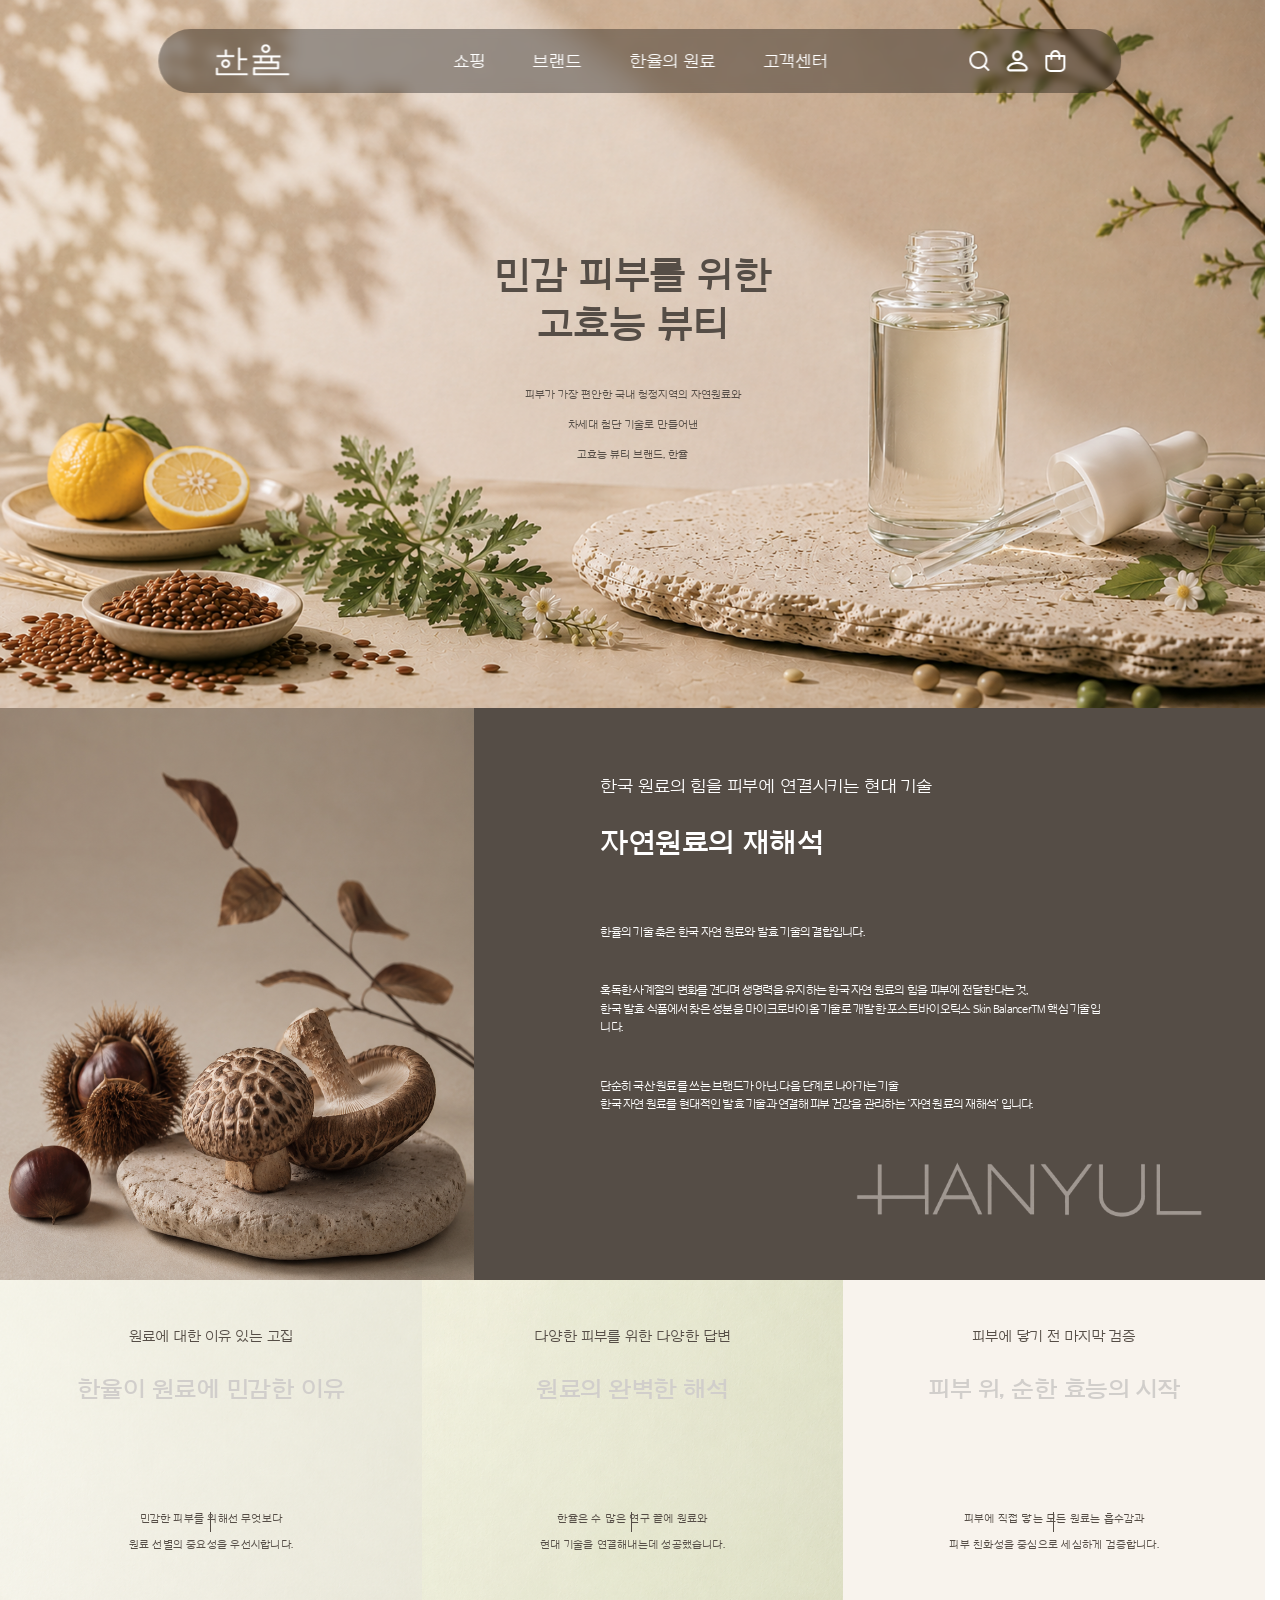
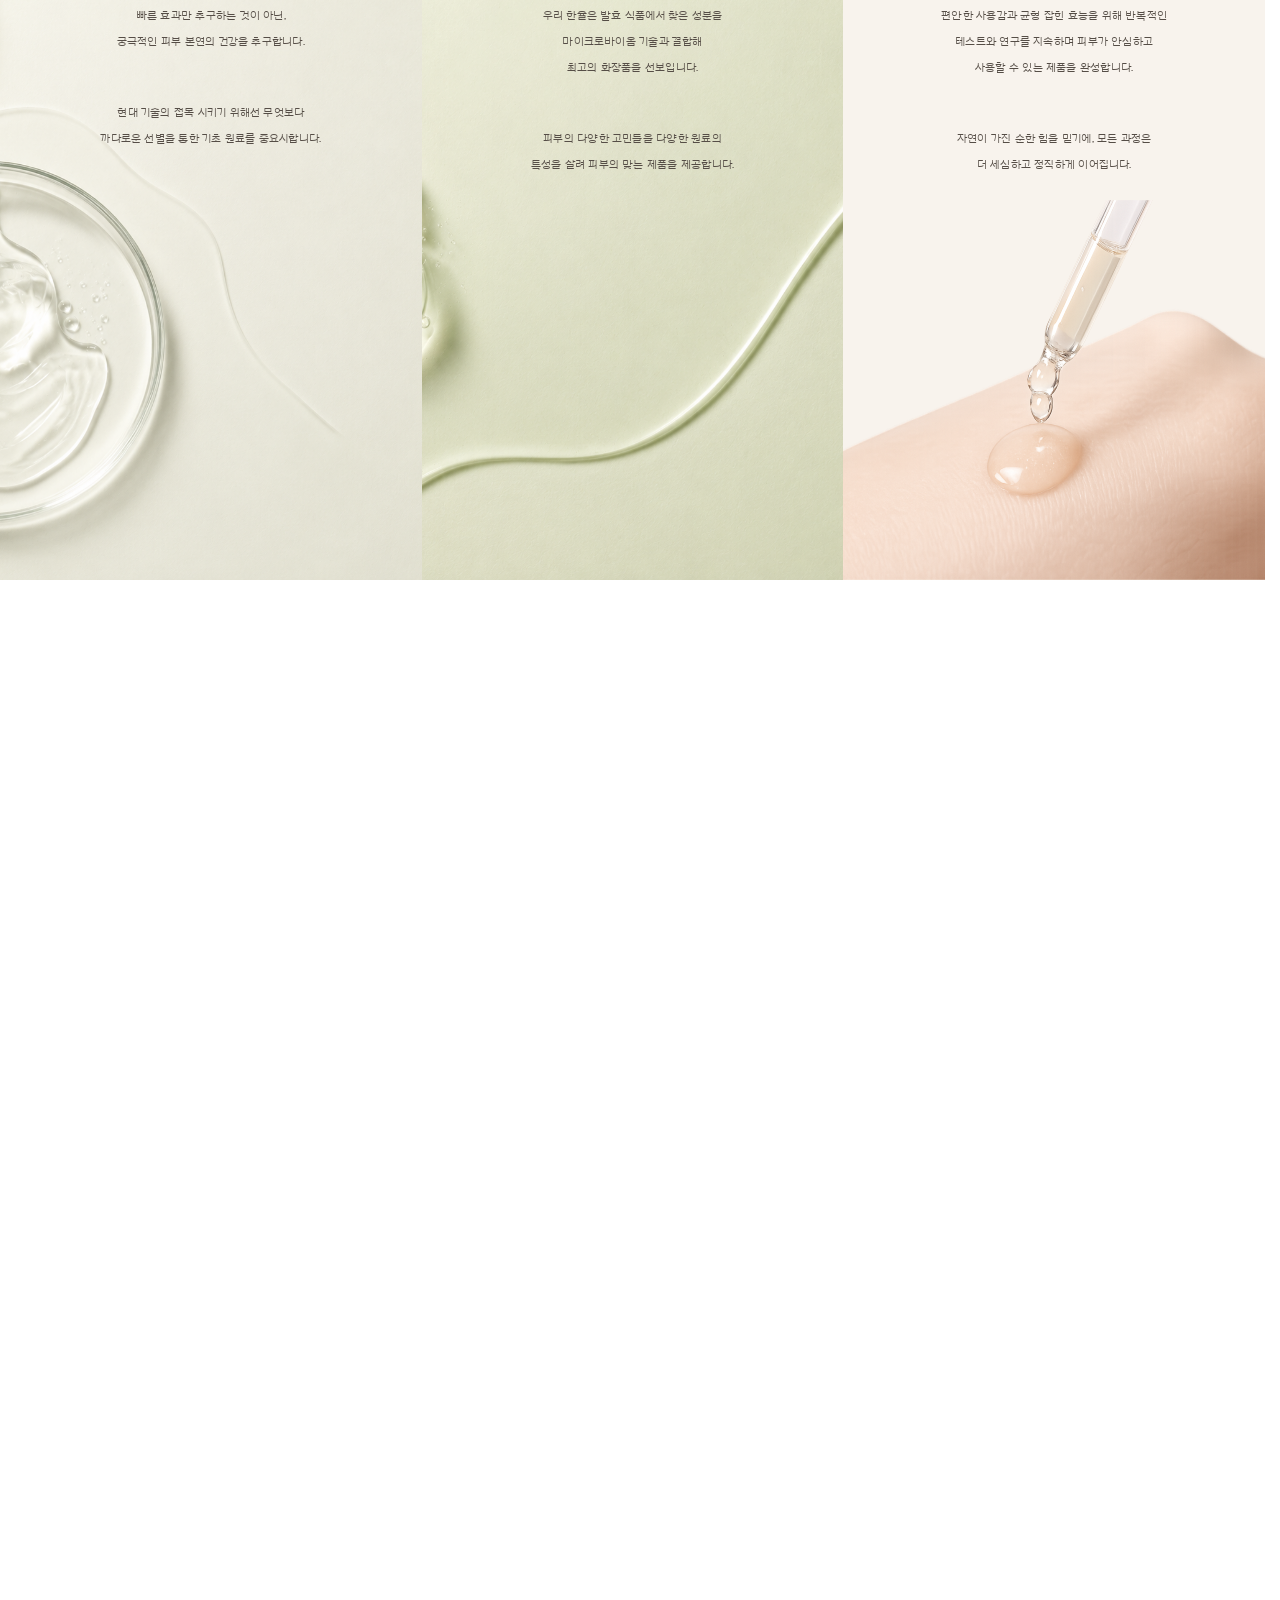
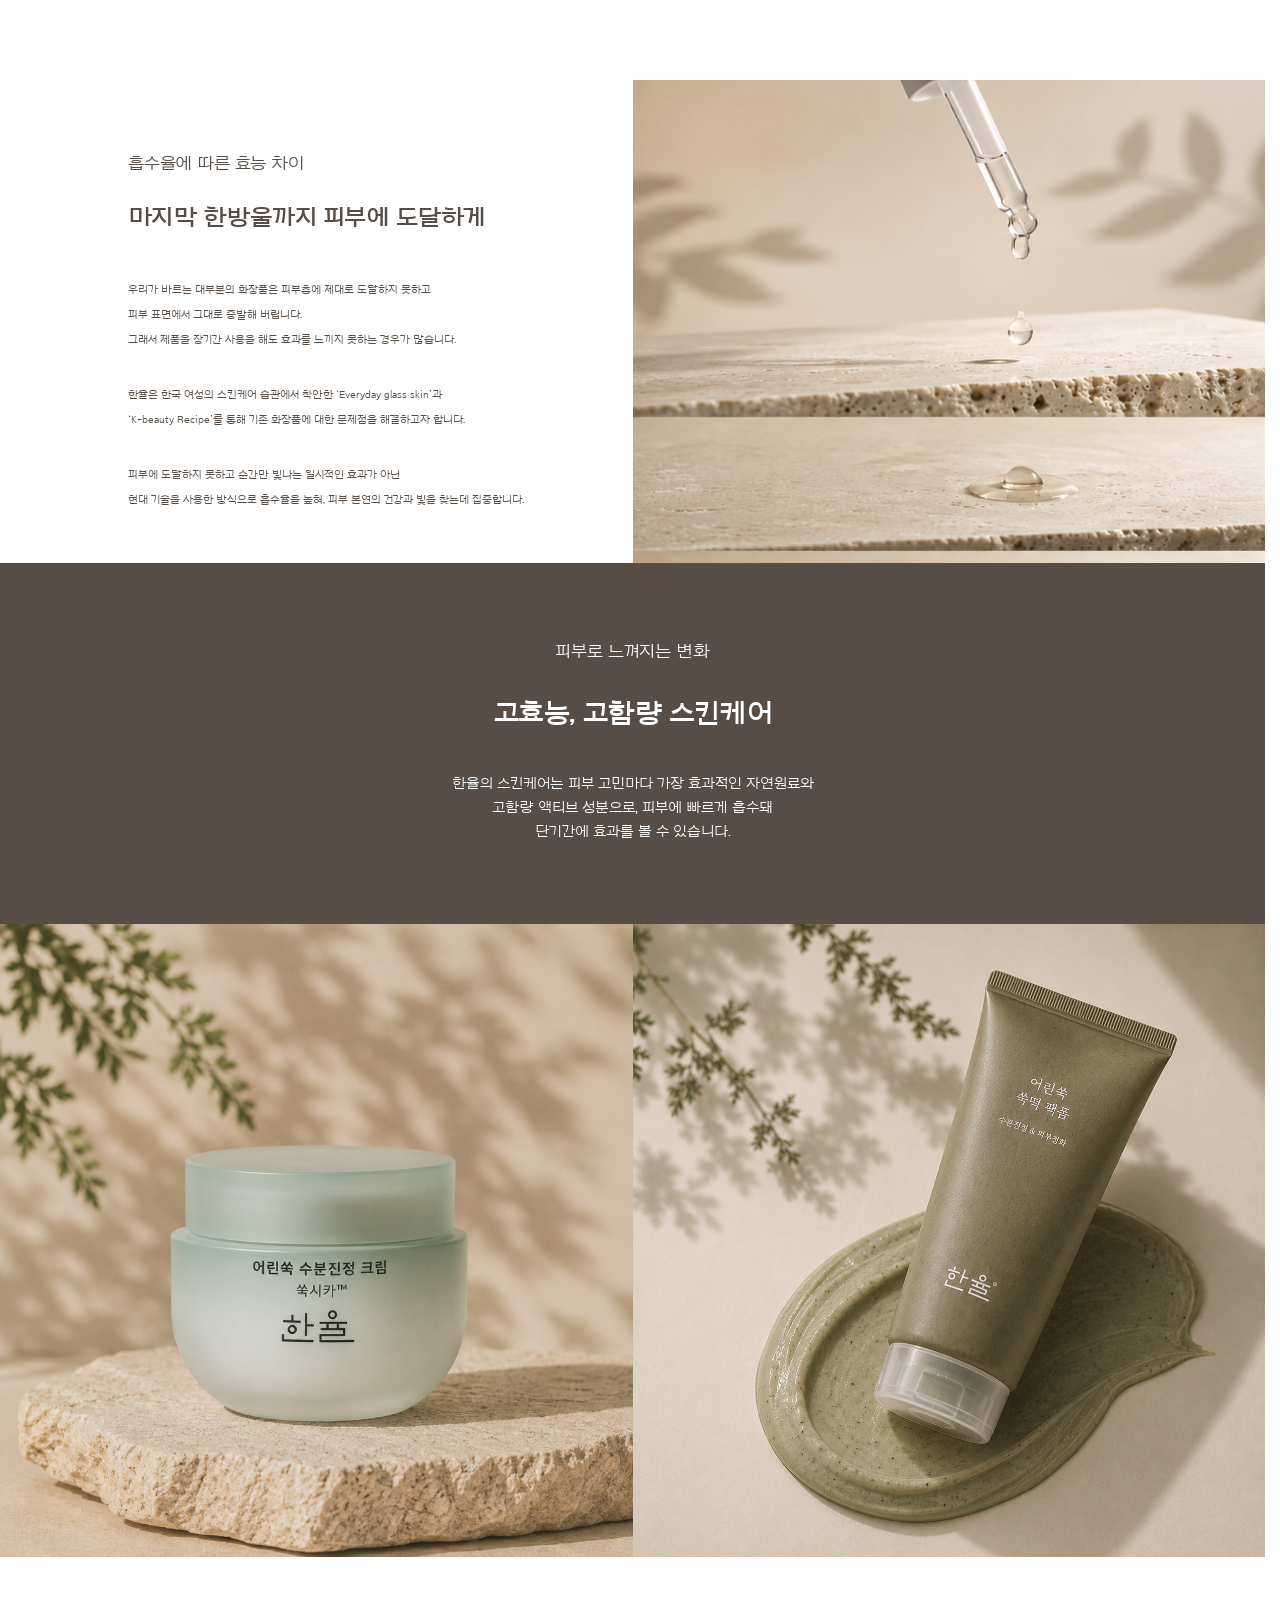
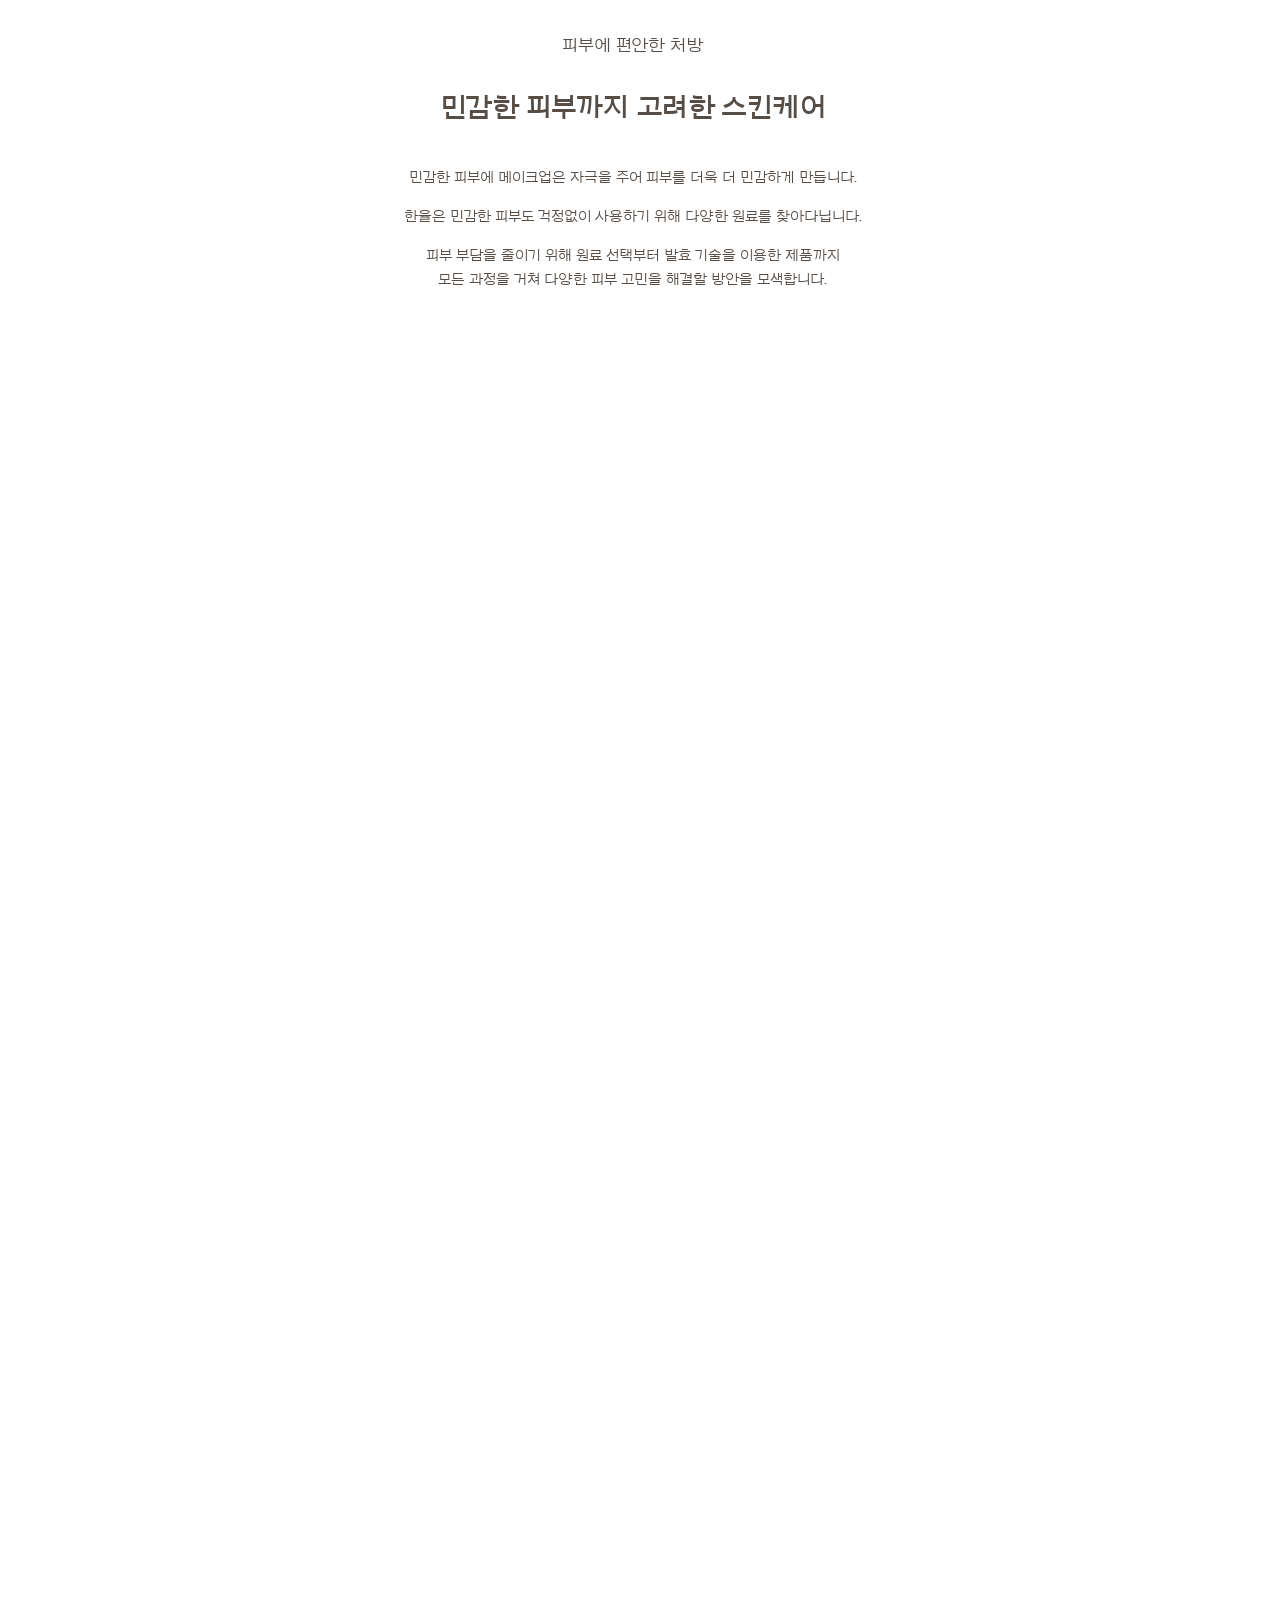
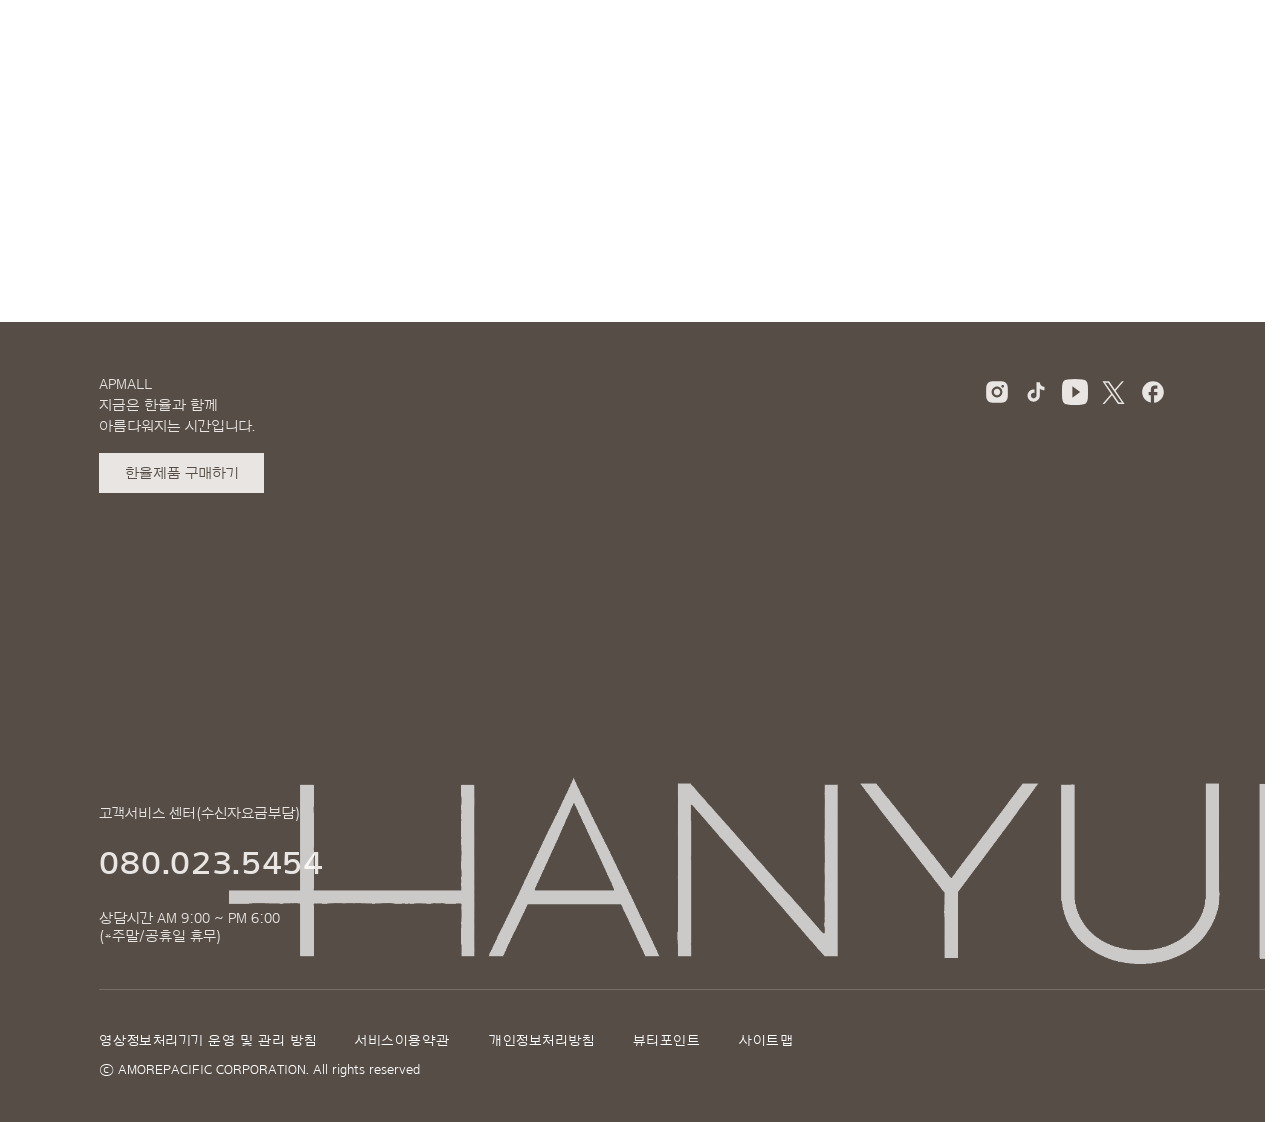
<file: brand.html>
<!doctype html>
<html lang="ko">
<head>
  <meta charset="UTF-8" />
  <meta name="viewport" content="width=device-width, initial-scale=1.0" />
  <title>브랜드 스토리 | 한율</title>
  <link rel="stylesheet" href="./css/fonts.css" />
  <link rel="stylesheet" href="./css/main.css" />
  <link rel="stylesheet" href="./css/shared-pages.css" />
  <script src="./js/shared-pages.js" defer></script>
  <link rel="stylesheet" href="./css/header.css" />
</head>
<body class="inner-page brand-page">
<header class="site-header" aria-label="주요 메뉴">
            <a class="brand" href="./index.html" aria-label="한율 홈">
                <img src="./assets/shared/logo.png" alt="한율" />
            </a>

            <nav class="primary-nav" aria-label="주요 내비게이션">
                <a href="./shop.html">쇼핑</a>
                <a href="./brand.html">브랜드</a>
                <a href="./ingredients.html">한율의 원료</a>
                <a  class="is-unlinked" aria-disabled="true" tabindex="-1">고객센터</a>
                <a class="mobile-account-link" href="./mypage.html">마이페이지</a>
            </nav>

            <div class="header-actions">
                <button type="button" aria-label="검색" disabled aria-disabled="true">
                    <img src="./assets/shared/search.svg" alt="" />
                </button>
                <a href="./mypage.html" aria-label="마이페이지">
                    <img src="./assets/shared/person.svg" alt="" />
                </a>
                <button type="button" aria-label="장바구니" disabled aria-disabled="true">
                    <img src="./assets/shared/shopping-bag.svg" alt="" />
                </button>
            </div>

            <button class="menu-toggle" type="button" aria-label="메뉴 열기" aria-expanded="false">
                <span></span><span></span><span></span>
            </button>
        </header>
<main>
  <section class="brand-story-hero" aria-labelledby="brand-story-title">
    <img class="story-hero-image" src="./assets/brand/imgImage399.png" alt="유자와 한국 자연 원료, 한율 세럼" />
    <div class="story-hero-copy">
      <h1 id="brand-story-title">민감 피부를 위한<br />고효능 뷰티</h1>
      <p>피부가 가장 편안한 국내 청정지역의 자연원료와<br />차세대 첨단 기술로 만들어낸<br />고효능 뷰티 브랜드, 한율</p>
    </div>
  </section>
  <section class="story-interpretation">
    <div class="story-interpretation-image"><img src="./assets/brand/imgChatGptImage2026780423211.png" alt="밤과 자연 원료" /></div>
    <div class="story-interpretation-copy">
      <p class="story-eyebrow">한국 원료의 힘을 피부에 연결시키는 현대 기술</p>
      <h2>자연원료의 재해석</h2>
      <div class="story-body">
        <p>한율의 기술 축은 한국 자연 원료와 발효 기술의 결합입니다.</p>
        <p>혹독한 사계절의 변화를 견디며 생명력을 유지하는 한국 자연 원료의 힘을 피부에 전달한다는 것,<br />한국 발효 식품에서 찾은 성분을 마이크로바이옴 기술로 개발한 포스트바이오틱스 Skin Balancer™ 핵심 기술입니다.</p>
        <p>단순히 국산 원료를 쓰는 브랜드가 아닌, 다음 단계로 나아가는 기술<br />한국 자연 원료를 현대적인 발효 기술과 연결해 피부 건강을 관리하는 ‘자연 원료의 재해석’ 입니다.</p>
      </div>
      <img class="story-signature" src="./assets/brand/imgC1870778A77F488BA30E9E128Aef3A761.png" alt="HANYUL" />
    </div>
  </section>
  <section class="story-pillars" aria-label="한율이 원료를 연구하는 과정">
    <article class="story-pillar pillar-selection">
      <img class="pillar-cover" src="./assets/brand/imgImage482.png" alt="" />
      <div class="pillar-offscreen pillar-offscreen-left"><img src="./assets/brand/imgImage440.png" alt="" /></div>
      <img class="pillar-cover" src="./assets/brand/imgImage483.png" alt="순한 크림 제형" />
      <div class="pillar-heading"><p>원료에 대한 이유 있는 고집</p><h2>한율이 원료에 민감한 이유</h2></div>
      <div class="pillar-rule" data-node-id="3703:5179"><div class="pillar-rule-base"><div><img src="./assets/brand/imgLine26.svg" alt="" /></div></div></div>
      <div class="pillar-body">
        <p>민감한 피부를 위해선 무엇보다<br />원료 선별의 중요성을 우선시합니다.</p>
        <p>빠른 효과만 추구하는 것이 아닌,<br />궁극적인 피부 본연의 건강을 추구합니다.</p>
        <p>현대 기술의 접목 시키기 위해선 무엇보다<br />까다로운 선별을 통한 기초 원료를 중요시합니다.</p>
      </div>
    </article>
    <article class="story-pillar pillar-interpretation">
      <img class="pillar-cover" src="./assets/brand/imgImage481.png" alt="자연 원료를 담은 세럼 제형" />
      <div class="pillar-offscreen pillar-offscreen-right"><img src="./assets/brand/imgImage441.png" alt="" /></div>
      <div class="pillar-heading"><p>다양한 피부를 위한 다양한 답변</p><h2>원료의 완벽한 해석</h2></div>
      <div class="pillar-rule" data-node-id="3703:5169"><div class="pillar-rule-base"><div><img src="./assets/brand/imgLine25.svg" alt="" /></div></div></div>
      <div class="pillar-body">
        <p>한율은 수 많은 연구 끝에 원료와<br />현대 기술을 연결해내는데 성공했습니다.</p>
        <p>우리 한율은 발효 식품에서 찾은 성분을<br />마이크로바이옴 기술과 결합해<br />최고의 화장품을 선보입니다.</p>
        <p>피부의 다양한 고민들을 다양한 원료의<br />특성을 살려 피부의 맞는 제품을 제공합니다.</p>
      </div>
    </article>
    <article class="story-pillar pillar-verification">
      <img class="pillar-drop" src="./assets/brand/imgImage476.png" alt="피부 위에 닿는 세럼 한 방울" />
      <div class="pillar-heading"><p>피부에 닿기 전 마지막 검증</p><h2>피부 위, 순한 효능의 시작</h2></div>
      <div class="pillar-rule" data-node-id="3703:5159"><div class="pillar-rule-base"><div><img src="./assets/brand/imgLine24.svg" alt="" /></div></div></div>
      <div class="pillar-body">
        <p>피부에 직접 닿는 모든 원료는 흡수감과<br />피부 친화성을 중심으로 세심하게 검증합니다.</p>
        <p>편안한 사용감과 균형 잡힌 효능을 위해 반복적인<br />테스트와 연구를 지속하며 피부가 안심하고<br />사용할 수 있는 제품을 완성합니다.</p>
        <p>자연이 가진 순한 힘을 믿기에, 모든 과정은<br />더 세심하고 정직하게 이어집니다.</p>
      </div>
    </article>
  </section>
  <section class="story-absorption">
    <div class="story-absorption-copy">
      <p class="story-eyebrow">흡수율에 따른 효능 차이</p>
      <h2>마지막 한방울까지 피부에 도달하게</h2>
      <div class="story-body">
        <p>우리가 바르는 대부분의 화장품은 피부층에 제대로 도달하지 못하고<br />피부 표면에서 그대로 증발해 버립니다.<br />그래서 제품을 장기간 사용을 해도 효과를 느끼지 못하는 경우가 많습니다.</p>
        <p>한율은 한국 여성의 스킨케어 습관에서 착안한 ‘Everyday glass skin’과<br />‘K-beauty Recipe’를 통해 기존 화장품에 대한 문제점을 해결하고자 합니다.</p>
        <p>피부에 도달하지 못하고 순간만 빛나는 일시적인 효과가 아닌<br />현대 기술을 사용한 방식으로 흡수율을 높혀, 피부 본연의 건강과 빛을 찾는데 집중합니다.</p>
      </div>
    </div>
    <div class="story-absorption-image"><img src="./assets/brand/imgImage414.png" alt="세럼 한 방울과 흡수되는 제형" /></div>
  </section>
  <section class="story-statement statement-dark">
    <p class="story-eyebrow">피부로 느껴지는 변화</p><h2>고효능, 고함량 스킨케어</h2>
    <p>한율의 스킨케어는 피부 고민마다 가장 효과적인 자연원료와<br />고함량 액티브 성분으로, 피부에 빠르게 흡수돼<br />단기간에 효과를 볼 수 있습니다.</p>
  </section>
  <section class="story-photo-pair" aria-label="어린쑥 스킨케어">
    <img src="./assets/brand/imgImage471.png" alt="어린쑥 수분진정 크림" />
    <img src="./assets/brand/imgChatGptImage2026760534231.png" alt="어린쑥 클렌징 팩폼" />
  </section>
  <section class="story-statement statement-gentle">
    <p class="story-eyebrow">피부에 편안한 처방</p><h2>민감한 피부까지 고려한 스킨케어</h2>
    <div class="gentle-copy"><p>민감한 피부에 메이크업은 자극을 주어 피부를 더욱 더 민감하게 만듭니다.</p>
    <p>한율은 민감한 피부도 걱정없이 사용하기 위해 다양한 원료를 찾아다닙니다.</p>
    <p>피부 부담을 줄이기 위해 원료 선택부터 발효 기술을 이용한 제품까지<br />모든 과정을 거쳐 다양한 피부 고민을 해결할 방안을 모색합니다.</p></div>
  </section>
  <section class="story-photo-trio" aria-label="자연을 담은 한율 제품">
    <img src="./assets/brand/imgImage448.png" alt="빨간쌀 보습탄력 에센스" />
    <img src="./assets/brand/imgChatGptImage2026780601051.png" alt="달빛유자 클렌징 폼" />
    <img src="./assets/brand/imgChatGptImage2026780613091.png" alt="한율 크림과 자연 원료" />
  </section>
</main>
<footer class="site-footer">
            <div class="footer-shop">
                <p class="footer-label">APMALL</p>
                <p class="footer-message">지금은 한율과 함께<br />아름다워지는 시간입니다.</p>
                <a class="footer-shop-link" href="./shop.html">한율제품 구매하기</a>
            </div>

            <div class="footer-social" aria-label="한율 소셜 미디어">
                <a  aria-label="인스타그램"
                     class="is-unlinked" aria-disabled="true" tabindex="-1"><img src="./assets/shared/footer-instagram.svg" alt=""
                /></a>
                <a  aria-label="틱톡" class="is-unlinked" aria-disabled="true" tabindex="-1"><img src="./assets/shared/footer-tiktok.svg" alt="" /></a>
                <a  aria-label="유튜브" class="is-unlinked" aria-disabled="true" tabindex="-1"><img src="./assets/shared/footer-youtube.svg" alt="" /></a>
                <a  aria-label="트위터" class="is-unlinked" aria-disabled="true" tabindex="-1"><img src="./assets/shared/footer-twitter.svg" alt="" /></a>
                <a  aria-label="페이스북"
                     class="is-unlinked" aria-disabled="true" tabindex="-1"><img src="./assets/shared/footer-facebook.svg" alt=""
                /></a>
            </div>

            <div class="footer-service">
                <p>고객서비스 센터(수신자요금부담)</p>
                <strong>080.023.5454</strong>
                <p>상담시간 AM 9:00 ~ PM 6:00<br />(*주말/공휴일 휴무)</p>
            </div>

            <img class="footer-wordmark" src="./assets/shared/photo-section-wordmark.png" alt="HANYUL" />

            <div class="footer-bottom">
                <nav aria-label="푸터 메뉴">
                    <a  class="is-unlinked" aria-disabled="true" tabindex="-1">영상정보처리기기 운영 및 관리 방침</a>
                    <a  class="is-unlinked" aria-disabled="true" tabindex="-1">서비스이용약관</a>
                    <a  class="is-unlinked" aria-disabled="true" tabindex="-1">개인정보처리방침</a>
                    <a  class="is-unlinked" aria-disabled="true" tabindex="-1">뷰티포인트</a>
                    <a  class="is-unlinked" aria-disabled="true" tabindex="-1">사이트맵</a>
                </nav>
                <p>ⓒ AMOREPACIFIC CORPORATION. All rights reserved</p>
            </div>
        </footer>
</body>
</html>
</file>
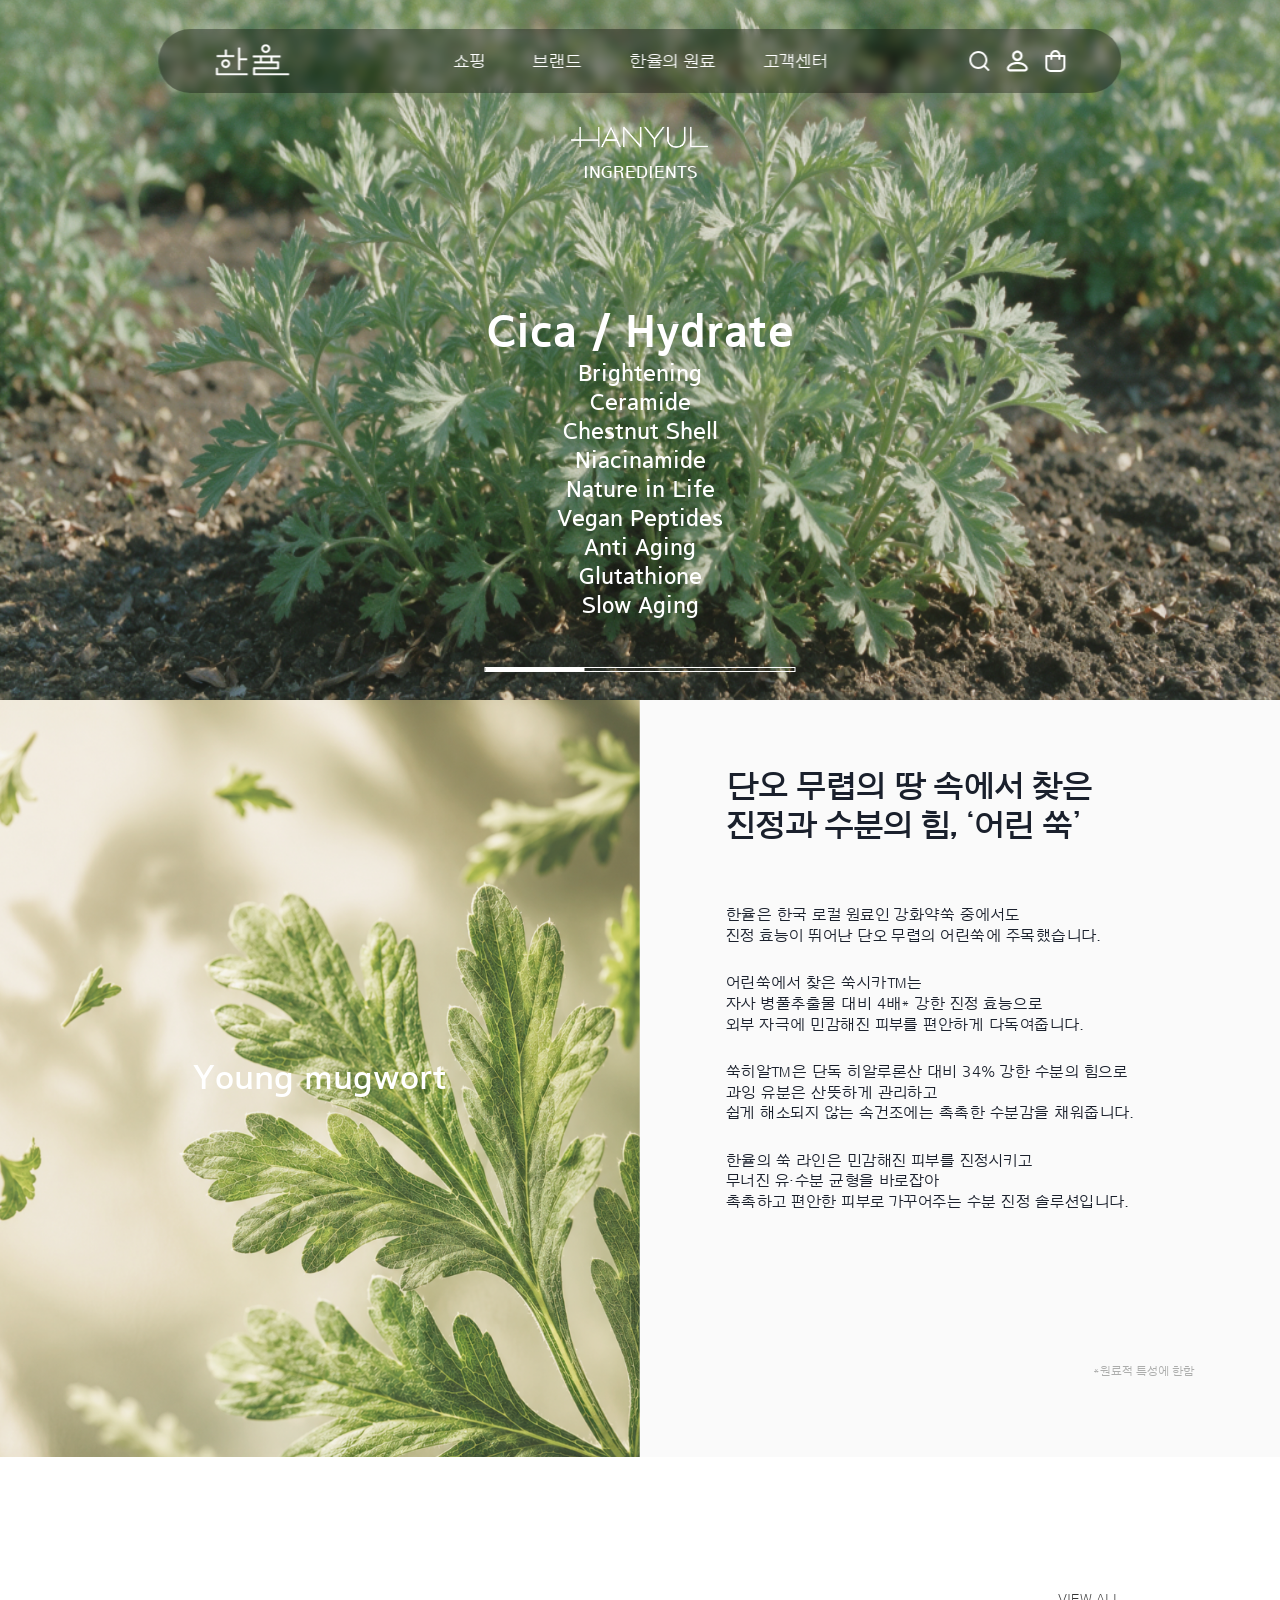
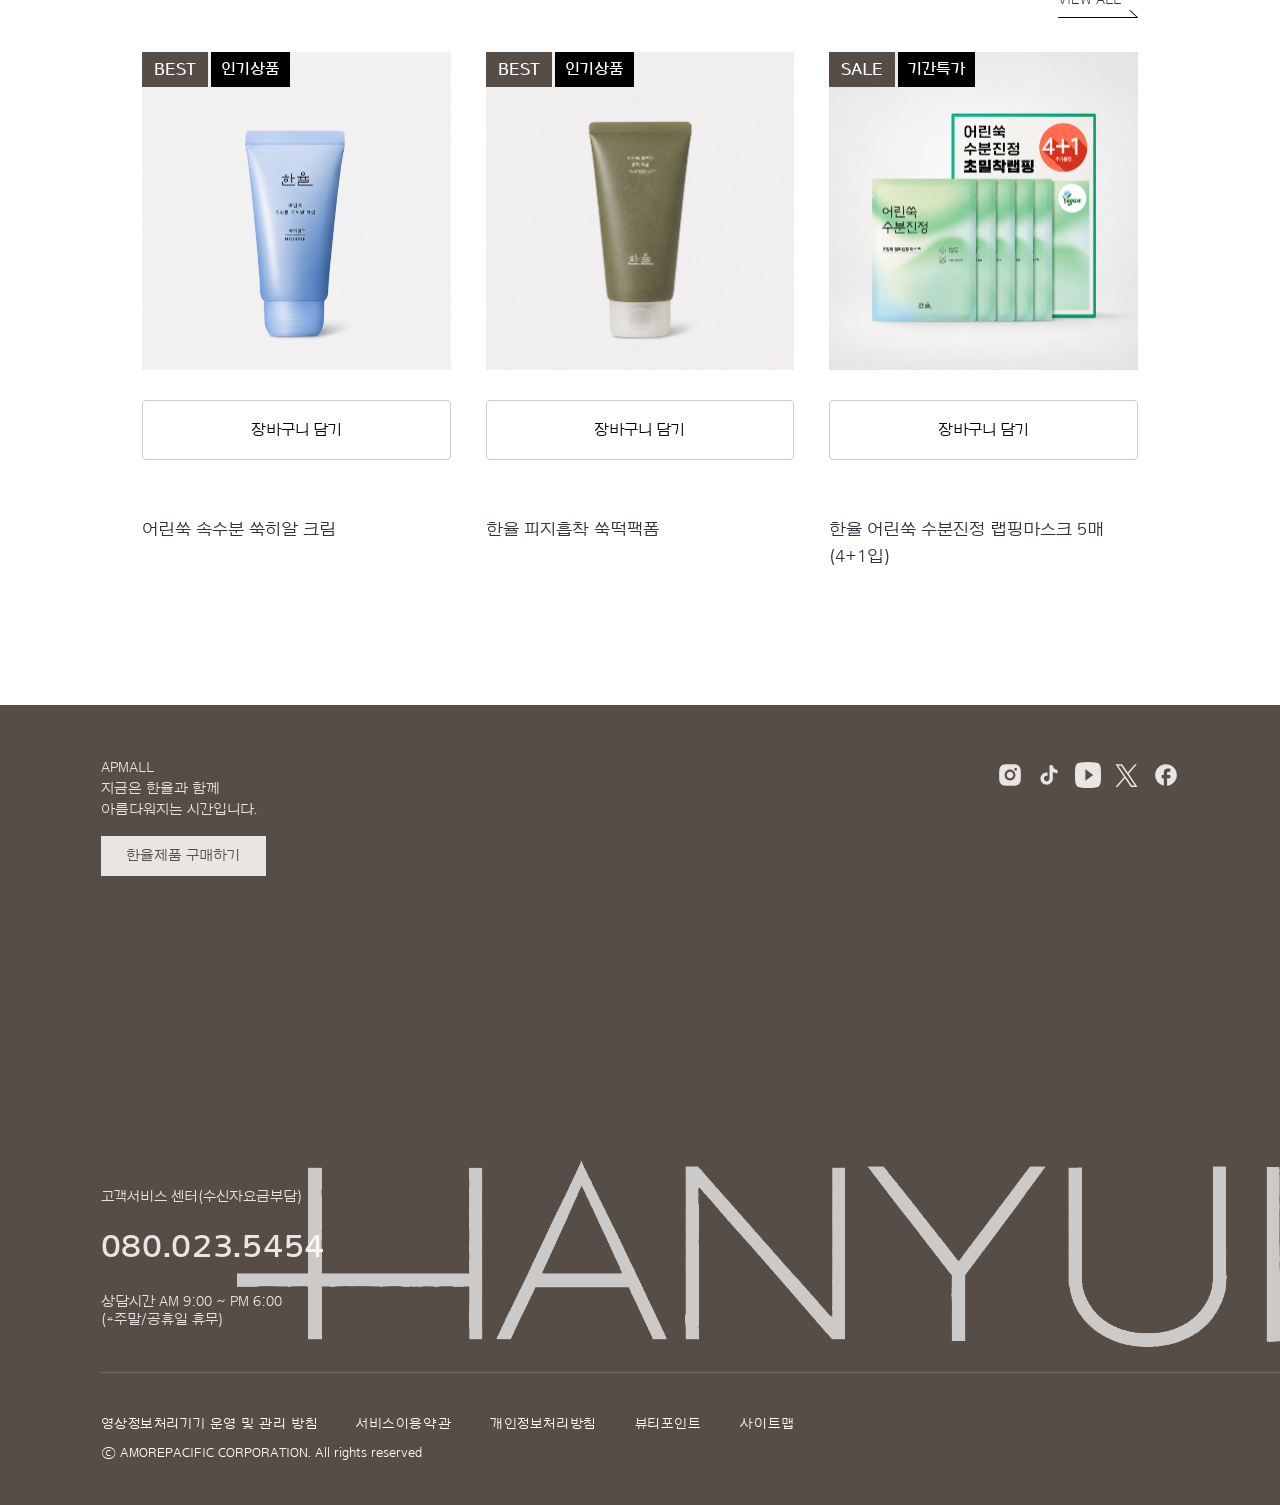
<file: ingredients.html>
<!doctype html>
<html lang="ko">
<head>
  <meta charset="UTF-8" />
  <meta name="viewport" content="width=device-width, initial-scale=1.0" />
  <title>한율의 원료 | 한율</title>
  <link rel="stylesheet" href="./css/fonts.css" />
  <link rel="stylesheet" href="./css/main.css" />
  <link rel="stylesheet" href="./css/shared-pages.css" />
  <link rel="stylesheet" href="./css/ingredients.css" />
  <script src="./js/shared-pages.js" defer></script>
  <script src="./js/ingredients-data.js" defer></script>
  <script src="./js/ingredients.js" defer></script>
  <link rel="stylesheet" href="./css/header.css" />
</head>
<body class="inner-page ingredients-page">
<header class="site-header" aria-label="주요 메뉴">
            <a class="brand" href="./index.html" aria-label="한율 홈">
                <img src="./assets/shared/logo.png" alt="한율" />
            </a>

            <nav class="primary-nav" aria-label="주요 내비게이션">
                <a href="./shop.html">쇼핑</a>
                <a href="./brand.html">브랜드</a>
                <a href="./ingredients.html" aria-current="page">한율의 원료</a>
                <a  class="is-unlinked" aria-disabled="true" tabindex="-1">고객센터</a>
                <a class="mobile-account-link" href="./mypage.html">마이페이지</a>
            </nav>

            <div class="header-actions">
                <button type="button" aria-label="검색" disabled aria-disabled="true">
                    <img src="./assets/shared/search.svg" alt="" />
                </button>
                <a href="./mypage.html" aria-label="마이페이지">
                    <img src="./assets/shared/person.svg" alt="" />
                </a>
                <button type="button" aria-label="장바구니" disabled aria-disabled="true">
                    <img src="./assets/shared/shopping-bag.svg" alt="" />
                </button>
            </div>

            <button class="menu-toggle" type="button" aria-label="메뉴 열기" aria-expanded="false">
                <span></span><span></span><span></span>
            </button>
        </header>
<main>
  <section class="ingredients-hero" aria-labelledby="ingredients-page-title">
    <div class="ingredients-hero-image" aria-hidden="true"><img id="ingredient-hero-image" src="./assets/ingredients/mugwort-hero.png" alt="" /></div>
    <div class="ingredients-hero-content">
      <div class="ingredients-brand"><img src="./assets/ingredients/wordmark.png" alt="HANYUL" /><h1 id="ingredients-page-title">INGREDIENTS<span class="ingredients-sr-only"> — 한율의 원료</span></h1></div>
      <nav class="ingredients-menu" aria-label="원료별 효능 선택">
        <button type="button" data-ingredient="mugwort" aria-pressed="true">Cica / Hydrate</button>
        <button type="button" data-ingredient="yuja" aria-pressed="false">Brightening</button>
        <button type="button" data-ingredient="red-rice" aria-pressed="false">Ceramide</button>
        <button type="button" data-ingredient="chestnut" aria-pressed="false">Chestnut Shell</button>
        <button type="button" data-ingredient="chrysanthemum" aria-pressed="false">Niacinamide</button>
        <button type="button" data-ingredient="nature" aria-pressed="false">Nature in Life</button>
        <button type="button" data-ingredient="ginkgo" aria-pressed="false">Vegan Peptides</button>
        <button type="button" data-ingredient="ginseng" aria-pressed="false">Anti Aging</button>
        <button type="button" data-ingredient="mushroom" aria-pressed="false">Glutathione</button>
        <button type="button" data-ingredient="songdam" aria-pressed="false">Slow Aging</button>
      </nav>
    </div>
  </section>
  <div id="ingredient-content">
    <section class="ingredient-story" aria-labelledby="ingredient-title">
      <figure class="ingredient-photo"><img id="ingredient-detail-image" src="./assets/ingredients/mugwort-detail.png" alt="어린쑥" /><figcaption id="ingredient-name">Young mugwort</figcaption></figure>
      <div class="ingredient-description"><h2 id="ingredient-title">단오 무렵의 땅 속에서 찾은<br />진정과 수분의 힘, ‘어린 쑥’</h2><div class="ingredient-paragraphs" id="ingredient-paragraphs"></div><p class="ingredient-note">*원료적 특성에 한함</p></div>
    </section>
    <section class="ingredient-products" aria-labelledby="ingredient-products-title">
      <h2 class="ingredients-sr-only" id="ingredient-products-title">어린쑥 관련 상품</h2>
      <div class="ingredient-products-toolbar"><a class="ingredient-view-all" href="./shop.html"><span>VIEW ALL</span><img src="./assets/ingredients/view-all.svg" alt="" /></a></div>
      <div class="ingredient-product-list" id="ingredient-product-list"></div>
    </section>
  </div>
  <p class="ingredients-sr-only" id="ingredient-status" role="status" aria-live="polite"></p>
</main>
<footer class="site-footer">
            <div class="footer-shop">
                <p class="footer-label">APMALL</p>
                <p class="footer-message">지금은 한율과 함께<br />아름다워지는 시간입니다.</p>
                <a class="footer-shop-link" href="./shop.html">한율제품 구매하기</a>
            </div>

            <div class="footer-social" aria-label="한율 소셜 미디어">
                <a  aria-label="인스타그램"
                     class="is-unlinked" aria-disabled="true" tabindex="-1"><img src="./assets/shared/footer-instagram.svg" alt=""
                /></a>
                <a  aria-label="틱톡" class="is-unlinked" aria-disabled="true" tabindex="-1"><img src="./assets/shared/footer-tiktok.svg" alt="" /></a>
                <a  aria-label="유튜브" class="is-unlinked" aria-disabled="true" tabindex="-1"><img src="./assets/shared/footer-youtube.svg" alt="" /></a>
                <a  aria-label="트위터" class="is-unlinked" aria-disabled="true" tabindex="-1"><img src="./assets/shared/footer-twitter.svg" alt="" /></a>
                <a  aria-label="페이스북"
                     class="is-unlinked" aria-disabled="true" tabindex="-1"><img src="./assets/shared/footer-facebook.svg" alt=""
                /></a>
            </div>

            <div class="footer-service">
                <p>고객서비스 센터(수신자요금부담)</p>
                <strong>080.023.5454</strong>
                <p>상담시간 AM 9:00 ~ PM 6:00<br />(*주말/공휴일 휴무)</p>
            </div>

            <img class="footer-wordmark" src="./assets/shared/photo-section-wordmark.png" alt="HANYUL" />

            <div class="footer-bottom">
                <nav aria-label="푸터 메뉴">
                    <a  class="is-unlinked" aria-disabled="true" tabindex="-1">영상정보처리기기 운영 및 관리 방침</a>
                    <a  class="is-unlinked" aria-disabled="true" tabindex="-1">서비스이용약관</a>
                    <a  class="is-unlinked" aria-disabled="true" tabindex="-1">개인정보처리방침</a>
                    <a  class="is-unlinked" aria-disabled="true" tabindex="-1">뷰티포인트</a>
                    <a  class="is-unlinked" aria-disabled="true" tabindex="-1">사이트맵</a>
                </nav>
                <p>ⓒ AMOREPACIFIC CORPORATION. All rights reserved</p>
            </div>
        </footer>
</body>
</html>
</file>
<file: css/fonts.css>
@font-face {
  font-family: "Arita Buri";
  src: url("../assets/fonts/arita-buri/AritaBuriKR-HairLine.ttf") format("truetype");
  font-weight: 100;
  font-style: normal;
  font-display: swap;
}
@font-face {
  font-family: "Arita Buri";
  src: url("../assets/fonts/arita-buri/AritaBuriKR-Light.ttf") format("truetype");
  font-weight: 300;
  font-style: normal;
  font-display: swap;
}
@font-face {
  font-family: "Arita Buri";
  src: url("../assets/fonts/arita-buri/AritaBuriKR-Medium.ttf") format("truetype");
  font-weight: 400 500;
  font-style: normal;
  font-display: swap;
}
@font-face {
  font-family: "Arita Buri";
  src: url("../assets/fonts/arita-buri/AritaBuriKR-SemiBold.ttf") format("truetype");
  font-weight: 600;
  font-style: normal;
  font-display: swap;
}
@font-face {
  font-family: "Arita Buri";
  src: url("../assets/fonts/arita-buri/AritaBuriKR-Bold.ttf") format("truetype");
  font-weight: 700;
  font-style: normal;
  font-display: swap;
}
@font-face {
  font-family: "Arita Dotum KR";
  src: url("../assets/fonts/arita-dotum/AritaDotumKR-Thin.ttf") format("truetype");
  font-weight: 100;
  font-style: normal;
  font-display: swap;
}
@font-face {
  font-family: "Arita Dotum KR";
  src: url("../assets/fonts/arita-dotum/AritaDotumKR-Light.ttf") format("truetype");
  font-weight: 300;
  font-style: normal;
  font-display: swap;
}
@font-face {
  font-family: "Arita Dotum KR";
  src: url("../assets/fonts/arita-dotum/AritaDotumKR-Medium.ttf") format("truetype");
  font-weight: 400 500;
  font-style: normal;
  font-display: swap;
}
@font-face {
  font-family: "Arita Dotum KR";
  src: url("../assets/fonts/arita-dotum/AritaDotumKR-SemiBold.ttf") format("truetype");
  font-weight: 600;
  font-style: normal;
  font-display: swap;
}
@font-face {
  font-family: "Arita Dotum KR";
  src: url("../assets/fonts/arita-dotum/AritaDotumKR-Bold.ttf") format("truetype");
  font-weight: 700;
  font-style: normal;
  font-display: swap;
}
</file>
<file: css/main.css>
:root {
  color-scheme: light;
  --header-height: 80px;
  --header-max-width: 1700px;
  --text-light: #fff;
  --ink: #332c27;
}

* { box-sizing: border-box; }

html { scroll-behavior: smooth; }

body {
  margin: 0;
  color: var(--ink);
  font-family: "Arita Dotum KR", "Noto Sans KR", Arial, sans-serif;
  background: #f5f1eb;
}

button, a { font: inherit; }

a.is-unlinked,
button[aria-disabled="true"] {
  pointer-events: none;
  cursor: default;
}
a.is-unlinked { color: inherit; text-decoration: none; }
button[aria-disabled="true"] { opacity: 1; }

.ink-filter-defs {
  position: absolute;
  overflow: hidden;
  pointer-events: none;
}

.site-header {
  position: fixed;
  z-index: 10;
  top: 29px;
  left: 50%;
  display: grid;
  grid-template-columns: 180px 1fr 180px;
  align-items: center;
  width: min(calc(100% - 11.46vw), var(--header-max-width));
  height: var(--header-height);
  padding: 0 77px;
  border-radius: 100px;
  background: rgba(0, 0, 0, 0.35);
  backdrop-filter: blur(4px);
  transform: translateX(-50%);
  transition: opacity 280ms ease, transform 420ms cubic-bezier(0.22, 1, 0.36, 1);
}

body.material-active .site-header,
body.before-brand-photo .site-header {
  opacity: 0;
  pointer-events: none;
  transform: translate(-50%, calc(-100% - 50px));
}

.header-hover-zone { display: none; }
@media (min-width: 761px) and (hover: hover) and (pointer: fine) {
  .home-hover-header .header-hover-zone {
    display: block;
    position: fixed;
    top: 0;
    left: 0;
    z-index: 9;
    width: 100%;
    height: 110px;
  }
  body.home-hover-header .site-header {
    opacity: 0;
    pointer-events: none;
    transform: translate(-50%, -20px);
  }
  body.home-hover-header.hero-header-visible .site-header,
  body.home-hover-header.header-revealed .site-header,
  body.home-hover-header .site-header:focus-within {
    opacity: 1;
    pointer-events: auto;
    transform: translateX(-50%);
  }
}

.brand { display: block; width: 101px; height: 44px; }
.brand img { width: 100%; height: 100%; object-fit: cover; }

.primary-nav {
  display: flex;
  align-items: center;
  justify-content: center;
  gap: 68px;
}

.primary-nav a {
  color: var(--text-light);
  font-size: 20px;
  font-weight: 600;
  text-decoration: none;
  white-space: nowrap;
}

.primary-nav a, .header-actions button { transition: opacity 180ms ease; }
.primary-nav a:hover, .header-actions button:hover { opacity: 0.68; }

.header-actions { display: flex; justify-content: flex-end; gap: 20px; }
.header-actions button,
.header-actions > a {
  display: grid;
  width: 24px;
  height: 24px;
  padding: 0;
  border: 0;
  background: transparent;
  cursor: pointer;
}
.header-actions img { width: 24px; height: 24px; }

.menu-toggle { display: none; }
.primary-nav .mobile-account-link { display: none; }
@media (max-width: 760px) {
  .primary-nav.is-open .mobile-account-link { display: block; }
}

.hero {
  position: relative;
  z-index: 1;
  height: calc(100vh + 2000px);
  height: calc(100svh + 2000px);
}

.hero-sticky {
  position: sticky;
  top: 0;
  width: 100%;
  height: 100vh;
  height: 100svh;
  overflow: hidden;
}

.hero-sticky::after {
  content: "";
  position: absolute;
  z-index: 5;
  right: 0;
  bottom: -1px;
  left: 0;
  height: clamp(150px, 18vh, 230px);
  background: linear-gradient(
    to bottom,
    transparent 0%,
    rgba(255, 255, 255, 0.38) 38%,
    rgba(255, 255, 255, 0.86) 76%,
    #fff 100%
  );
  pointer-events: none;
}
.hero-image {
  display: block;
  width: 100%;
  height: 100%;
  object-fit: cover;
  object-position: center bottom;
  will-change: transform;
}

.hero-marquee {
  position: absolute;
  z-index: 2;
  left: 0;
  width: 100%;
  overflow: hidden;
  color: #a59b91;
  pointer-events: none;
}

.hero-marquee-top {
  top: 17%;
  left: -9vw;
  width: 118vw;
  opacity: 0.035;
  transform: rotate(-0.7deg);
}

.hero-marquee-bottom {
  right: -12vw;
  bottom: 8%;
  left: auto;
  width: 116vw;
  opacity: 0.028;
  transform: rotate(0.45deg);
}

.hero-marquee-track {
  display: flex;
  width: max-content;
  gap: clamp(60px, 7vw, 134px);
  font-family: "Arita Buri", "Noto Serif KR", serif;
  font-size: clamp(150px, 12vw, 230px);
  font-weight: 400;
  line-height: 0.9;
  letter-spacing: 0.08em;
  white-space: nowrap;
  will-change: transform;
}

.hero-marquee-top .hero-marquee-track {
  font-size: clamp(180px, 16vw, 340px);
}

.hero-marquee-bottom .hero-marquee-track {
  gap: clamp(44px, 5vw, 96px);
  font-size: clamp(160px, 13vw, 280px);
  letter-spacing: 0.14em;
}

.brand-stage {
  position: absolute;
  z-index: 3;
  inset: 0;
  width: 100%;
  height: 100%;
  color: #6f665d;
  text-align: center;
}

.brand-ko,
.brand-hanja {
  position: absolute;
  top: 50%;
  left: 50%;
  display: block;
  width: max-content;
  font-family: "Arita Buri", "Noto Serif KR", serif;
  font-weight: 500;
  line-height: 1;
  letter-spacing: 0.08em;
  white-space: nowrap;
  transform: translate(-50%, -50%);
  will-change: opacity, transform, filter, letter-spacing;
}

.brand-ko {
  color: #6f665d;
  font-size: clamp(130px, 10vw, 190px);
  opacity: 1;
}

.brand-hanja {
  top: 51%;
  left: 50%;
  color: #7a7067;
  display: flex;
  gap: 0.08em;
  font-size: clamp(220px, 16vw, 320px);
  opacity: 0;
  letter-spacing: 0;
}

.hanja-char {
  display: block;
  color: #7a7067;
  opacity: 0;
  filter: blur(18px);
  will-change: opacity, transform, filter;
}

.ink-word {
  --bleed-opacity: 0.22;
  position: relative;
  isolation: isolate;
}

.ink-bleed {
  position: absolute;
  z-index: 0;
  inset: 0;
  display: block;
  color: #6f665d;
  opacity: var(--bleed-opacity);
  letter-spacing: 0.11em;
  transform: scale(1.045);
  filter: url(#inkBleed) blur(5px);
  mix-blend-mode: multiply;
  pointer-events: none;
}

.ink-main {
  position: relative;
  z-index: 1;
  display: block;
  color: #6f665d;
  opacity: 0.76;
  filter: blur(0.25px);
  mix-blend-mode: multiply;
}

.hanja-char .ink-bleed,
.hanja-char .ink-main {
  color: #7a7067;
}

.hanja-char .ink-bleed {
  transform: scale(1.045);
  filter: url(#inkBleed) blur(5.2px);
}

@supports ((-webkit-background-clip: text) or (background-clip: text)) {
  .ink-main {
    color: transparent;
    background:
      radial-gradient(circle at 24% 30%, rgba(111, 102, 93, 0.94) 0 12%, transparent 42%),
      radial-gradient(circle at 72% 68%, rgba(165, 155, 145, 0.68) 0 18%, transparent 48%),
      repeating-radial-gradient(circle at 38% 44%, rgba(255, 255, 255, 0.14) 0 0.7px, rgba(126, 117, 107, 0.08) 1px 1.5px, transparent 2px 5px),
      linear-gradient(112deg, #8a8178 4%, #6f665d 34%, #a59b91 62%, #7a7067 92%);
    background-size: 145% 145%, 138% 152%, 9px 11px, 100% 100%;
    background-blend-mode: multiply, soft-light, soft-light, normal;
    -webkit-background-clip: text;
    background-clip: text;
    -webkit-text-fill-color: transparent;
    mix-blend-mode: multiply;
    filter: blur(0.3px);
  }

  .brand-ko .ink-main { background-position: 42% 38%, 58% 62%, 0 0, 50% 50%; }
  .hanja-han .ink-main { background-position: 18% 28%; }
  .hanja-ryul .ink-main { background-position: 76% 62%; }
}

.water-blob {
  position: absolute;
  left: 47%;
  top: 51%;
  width: min(78vw, 520px);
  height: 210px;
  background:
    radial-gradient(circle at 35% 45%, rgba(154, 165, 140, 0.32), transparent 60%),
    radial-gradient(circle at 65% 50%, rgba(217, 184, 90, 0.2), transparent 58%),
    radial-gradient(circle at 50% 65%, rgba(201, 130, 120, 0.18), transparent 55%);
  filter: blur(30px);
  opacity: 0;
  transform: translate(-50%, -50%) scale(0.4);
  will-change: opacity, transform;
}

.brand-intro {
  position: relative;
  height: 600px;
  overflow: hidden;
  color: #756e69;
  text-align: center;
  background: #fff;
  scroll-margin-top: 0;
}

.js .brand-intro {
  height: 260vh;
  height: 260svh;
  overflow: visible;
}

.js .brand-intro-sticky {
  position: sticky;
  top: 0;
  display: flex;
  flex-direction: column;
  align-items: center;
  justify-content: center;
  gap: clamp(40px, 9svh, 80px);
  height: 100vh;
  height: 100svh;
}

.js .brand-intro-sticky h1,
.js .brand-intro-sticky p {
  position: static;
  transform: none;
  flex-shrink: 0;
}

@media (prefers-reduced-motion: reduce) {
  .js .brand-intro { height: auto; }
  .js .brand-intro-sticky { position: relative; }
}

.brand-intro h1 {
  position: absolute;
  z-index: 1;
  top: 300px;
  left: 50%;
  width: 572px;
  margin: 0;
  transform: translateX(-50%);
  font-family: "Arita Buri", "Noto Serif KR", serif;
  font-size: 85px;
  font-weight: 500;
  line-height: 1.18;
  letter-spacing: -5.1px;
  white-space: nowrap;
}

.intro-ink-char {
  --ink-fill: 100%;
  color: transparent;
  background-image: linear-gradient(to right, var(--ink-color, #756e69) 0%, var(--ink-color, #756e69) var(--ink-fill), #d1cecb var(--ink-fill), #d1cecb 100%);
  -webkit-background-clip: text;
  background-clip: text;
}

@media (forced-colors: active) {
  .intro-ink-char { color: CanvasText; background: none; }
}

.brand-intro p {
  position: absolute;
  z-index: 1;
  top: 566px;
  left: 50%;
  margin: 0;
  transform: translateX(-50%);
  font-size: 22px;
  font-weight: 500;
  line-height: 1.18;
  letter-spacing: -0.66px;
  white-space: nowrap;
}

.wave-video {
  position: relative;
  width: 100%;
  height: 400vh;
  height: 400svh;
  overflow: visible;
  background: #fff;
}

.wave-video video {
  position: sticky;
  top: 0;
  display: block;
  width: 100%;
  height: 100vh;
  height: 100svh;
  object-fit: cover;
}

@media (prefers-reduced-motion: reduce) {
  .wave-video { height: 100vh; height: 100svh; }
  .wave-video video { position: relative; }
}

.line-intro {
  position: relative;
  height: 600px;
  overflow: hidden;
  background: #fff;
  text-align: center;
}

.line-intro-bg {
  position: absolute;
  inset: 0;
  display: block;
  width: 100%;
  height: 100%;
  object-fit: cover;
}

.line-intro h2 {
  position: absolute;
  top: 227px;
  left: 50%;
  margin: 0;
  color: #544d47;
  font-family: "Arita Buri", "Noto Serif KR", serif;
  font-size: 50px;
  font-weight: 600;
  line-height: normal;
  transform: translateX(-50%);
  white-space: nowrap;
}

.view-more {
  position: absolute;
  top: 400px;
  left: 50%;
  width: 127px;
  height: 16px;
  padding: 0;
  border: 0;
  color: rgba(85, 77, 70, 0.5);
  background: transparent;
  font-size: 14px;
  font-weight: 600;
  line-height: 1.3;
  text-decoration: none;
  transform: translateX(-50%);
  transition: color 250ms ease;
  cursor: pointer;
}

.view-more span {
  position: absolute;
  z-index: 1;
  top: -6px;
  left: 0;
}

.view-more img {
  position: absolute;
  inset: 5px 0 auto;
  display: block;
  width: 127px;
  height: 16px;
  transform-origin: left center;
  transition: filter 250ms ease, transform 350ms cubic-bezier(0.22, 1, 0.36, 1);
}

.view-more:hover,
.view-more:focus-visible {
  color: #554d46;
}

.view-more:hover img,
.view-more:focus-visible img {
  filter: brightness(0.72);
  transform: scaleX(1.12);
}

.view-more:focus-visible {
  outline: 1px solid currentColor;
  outline-offset: 8px;
}

@media (prefers-reduced-motion: reduce) {
  .view-more,
  .view-more img { transition: none; }
}

.material-scroll {
  position: relative;
  height: 300vh;
  margin-top: -1px;
  background: #fff;
}

.material-sticky {
  position: sticky;
  top: 0;
  display: grid;
  grid-template-columns: repeat(3, minmax(0, 1fr));
  width: 100%;
  height: 100vh;
  height: 100svh;
  overflow: hidden;
}

.material-card {
  position: relative;
  min-width: 0;
  height: 100%;
  overflow: hidden;
  will-change: opacity, transform;
  transition:
    opacity 0.8s cubic-bezier(0.25, 0.1, 0.25, 1),
    transform 0.8s cubic-bezier(0.25, 0.1, 0.25, 1);
}

.js .material-card {
  opacity: var(--card-opacity, 0);
  transform: translate3d(0, var(--card-offset, 108%), 0) scale(var(--card-scale, 0.985));
  transform-origin: center bottom;
}

.material-card > img {
  display: block;
  width: 100%;
  height: 100%;
  object-fit: cover;
}

.material-copy {
  position: absolute;
  top: 7.3%;
  left: 13.4%;
  display: flex;
  flex-direction: column;
  align-items: center;
  gap: 20px;
  color: #554d46;
  writing-mode: vertical-rl;
  text-orientation: upright;
}

.material-copy h2,
.material-copy p {
  margin: 0;
  font-weight: 500;
}

.material-copy h2 {
  font-family: "Arita Buri", "Noto Serif KR", serif;
  font-size: clamp(34px, 2.5vw, 48px);
  line-height: 1.4;
}

.material-copy p {
  font-size: clamp(17px, 1.25vw, 24px);
  line-height: 1.3;
}

.products-scroll {
  position: relative;
  height: 100vh;
  height: 100svh;
  background: #f8f7f6;
}

.products-sticky {
  position: relative;
  width: 100%;
  height: 100vh;
  height: 100svh;
  overflow: hidden;
}

.products-background {
  position: absolute;
  inset: 0;
  display: block;
  width: 100%;
  height: 100%;
  object-fit: cover;
}

.product-orbit {
  position: absolute;
  z-index: 1;
  left: 0;
  top: 50%;
  width: min(100%, calc(92svh * 1727 / 965));
  aspect-ratio: 1727 / 965;
  transform: translateY(-50%);
  overflow: visible;
}

.product-layer {
  --sweep-angle: 0deg;
    --sweep-x: 0%;
    --sweep-y: 100%;
  position: absolute;
  inset: 0;
  display: block;
  width: 100%;
  height: 100%;
  opacity: 0;
  visibility: hidden;
  -webkit-mask-image: conic-gradient(
    from 0deg at var(--sweep-x) var(--sweep-y),
    #000 0deg,
    #000 var(--sweep-angle),
    transparent var(--sweep-angle),
    transparent 360deg
  );
  mask-image: conic-gradient(
    from 0deg at var(--sweep-x) var(--sweep-y),
    #000 0deg,
    #000 var(--sweep-angle),
    transparent var(--sweep-angle),
    transparent 360deg
  );
  pointer-events: none;
  will-change: mask-image;
}

.product-layer > img {
  position: absolute;
  top: var(--image-top, -1.70032%);
  left: var(--image-left, 0%);
  display: block;
  width: var(--image-width, 100%);
  height: var(--image-height, 100%);
  object-fit: fill;
}

/* Match the visible artwork bounds, including each source's transparent padding. */
.product-layer-yuzu {
  --image-width: 104.31034%;
  --image-height: 99.56897%;
  --image-left: -0.49909%;
  --image-top: -0.63487%;
}

.product-layer-red-rice {
  --image-width: 111.26437%;
  --image-height: 100.65359%;
  --image-left: -1.19782%;
  --image-top: -1.06965%;
}

.product-layer:first-child {
  --sweep-angle: 90deg;
  opacity: 1;
  visibility: visible;
}

.product-layer.is-active {
  opacity: 1;
  visibility: visible;
  -webkit-mask-image: none;
  mask-image: none;
}

.products-copy {
  position: absolute;
  z-index: 4;
  top: 45.92593%;
  left: 60.98958%;
  color: #554d46;
  text-align: center;
  width: 336px;
  height: 163px;
  overflow: hidden;
}

.products-pagination {
  position: relative;
  z-index: 2;
  display: flex;
  justify-content: center;
  gap: 30px;
  height: 10px;
}

.products-pagination button {
  width: 10px;
  height: 10px;
  padding: 0;
  border: 0;
  border-radius: 50%;
  background: #d9d9d9;
  cursor: default;
  pointer-events: none;
  transition: background-color 300ms ease, transform 300ms ease;
}

.products-pagination button.is-active {
  background: #554d46;
  transform: scale(1.06);
}

.products-pagination button:disabled {
  cursor: default;
}

.product-copy-state {
  --copy-y: -34px;
  position: absolute;
  inset: 43px 0 0;
  opacity: 0;
  transform: translate3d(0, var(--copy-y), 0);
  will-change: transform, opacity;
}

.product-copy-state:first-child {
  --copy-y: 0px;
  opacity: 1;
}

.product-copy-state h2 {
  margin: 0;
  font-family: "Arita Buri", "Noto Serif KR", serif;
  font-size: clamp(28px, 2.1vw, 40px);
  font-weight: 500;
  line-height: 1.5;
  white-space: nowrap;
}

.catalog {
  position: relative;
  height: 1080px;
  margin-top: -1px;
  overflow: hidden;
  background: #f8f7f6;
  color: #554d46;
}

.catalog-bg {
  position: absolute;
  inset: 0;
  display: block;
  width: 100%;
  height: 100%;
  object-fit: cover;
}

.catalog > h2 {
  position: relative;
  margin: 0;
  padding: 155px 0 0 11.72vw;
  font-family: "Arita Buri", "Noto Serif KR", serif;
  font-size: 55px;
  font-weight: 600;
  line-height: 1.4;
}

.catalog-track {
  position: relative;
  display: flex;
  gap: 28px;
  margin-top: 65px;
  padding: 10px 11.72vw 20px;
  overflow-x: auto;
  overscroll-behavior-inline: contain;
  scroll-behavior: smooth;
  scroll-padding-inline: 11.72vw;
  scroll-snap-type: x mandatory;
  scrollbar-width: none;
  cursor: grab;
  user-select: none;
}

.catalog-track.is-dragging {
  cursor: grabbing;
  scroll-behavior: auto;
  scroll-snap-type: none;
}

.catalog-track::-webkit-scrollbar { display: none; }

.catalog-card {
  position: relative;
  flex: 0 0 256px;
  height: 384px;
  overflow: hidden;
  border: 1px solid rgba(85, 77, 70, 0.2);
  border-radius: 10px;
  background: rgba(218, 216, 214, 0.25);
  box-shadow: 0 0 10px rgba(85, 77, 70, 0.2);
  text-align: center;
  scroll-snap-align: start;
  backdrop-filter: blur(5px);
}

.catalog-card p {
  position: absolute;
  z-index: 1;
  top: 29.6px;
  left: 50%;
  width: 100%;
  margin: 0;
  font-family: "Arita Buri", "Noto Serif KR", serif;
  font-size: 14.4px;
  font-weight: 500;
  transform: translateX(-50%);
}

.catalog-card h3 {
  position: absolute;
  z-index: 1;
  top: 68.8px;
  left: 50%;
  width: 100%;
  margin: 0;
  font-family: "Arita Buri", "Noto Serif KR", serif;
  font-size: 22.4px;
  font-weight: 700;
  line-height: 1.4;
  transform: translateX(-50%);
}

.catalog-card > .catalog-product {
  position: absolute;
  overflow: hidden;
}

.catalog-product img {
  position: absolute;
  display: block;
  max-width: none;
  pointer-events: none;
  -webkit-user-drag: none;
}
.catalog-card:nth-child(1) .catalog-product img { top: 6.15%; left: -24.56%; width: 153.42%; height: 93.85%; }
.catalog-card:nth-child(2) .catalog-product img { top: 0; left: -20.92%; width: 141.84%; height: 100%; }
.catalog-card:nth-child(3) .catalog-product img,
.catalog-card:nth-child(4) .catalog-product img,
.catalog-card:nth-child(8) .catalog-product img { inset: 0; width: 100%; height: 100%; object-fit: contain; }
.catalog-card:nth-child(5) .catalog-product img { top: 2.71%; left: -14.95%; width: 128.52%; height: 94.8%; }
.catalog-card:nth-child(6) .catalog-product img { top: -0.31%; left: 0; width: 100%; height: 100.62%; }
.catalog-card:nth-child(7) .catalog-product img {
  right: auto;
  bottom: 0;
  left: -35%;
  width: 170%;
  height: auto;
}

.catalog-card:nth-child(1) .catalog-product { top: 131.2px; left: 88.8px; width: 74.4px; height: 223.2px; }
.catalog-card:nth-child(2) .catalog-product { top: 137.6px; left: 78.4px; width: 97.6px; height: 209.6px; }
.catalog-card:nth-child(3) .catalog-product { top: 160.8px; left: 44.8px; width: 165.6px; height: 170.4px; }
.catalog-card:nth-child(4) .catalog-product { top: 167.2px; left: 53.6px; width: 148px; height: 151.2px; }
.catalog-card:nth-child(5) .catalog-product { top: 140px; left: 85.6px; width: 85.6px; height: 215.2px; }
.catalog-card:nth-child(6) .catalog-product { top: 172.8px; left: 54.4px; width: 148px; height: 145.6px; }
.catalog-card:nth-child(7) .catalog-product { top: 141.6px; left: 93.6px; width: 73.6px; height: 219.2px; }
.catalog-card:nth-child(8) .catalog-product { top: 175.2px; left: 53.6px; width: 148px; height: 145.6px; }

.catalog-controls {
  position: absolute;
  right: 9.1vw;
  bottom: 140px;
  width: 199px;
  height: 24px;
}

.catalog-controls button {
  position: absolute;
  width: 80px;
  height: 12px;
  padding: 0;
  border: 0;
  background: transparent;
  cursor: pointer;
  transition: opacity 200ms ease;
}

.catalog-prev { top: 12px; left: 0; }
.catalog-next { top: 0; left: 119px; }
.catalog-controls button:disabled { opacity: 0.28; cursor: default; }
.catalog-controls img {
  position: absolute;
  top: -2px;
  left: -2px;
  display: block;
  width: 84px;
  height: 17px;
  transition: opacity 200ms ease;
}

.catalog-controls .arrow-hover { opacity: 0; }
.catalog-controls button:hover:not(:disabled) .arrow-default { opacity: 0; }
.catalog-controls button:hover:not(:disabled) .arrow-hover { opacity: 1; }
.catalog-prev .arrow-default,
.catalog-next .arrow-hover { transform: rotate(180deg); }

.brand-photo {
  position: relative;
  width: 100%;
  aspect-ratio: 1920 / 860;
  margin-top: -1px;
  overflow: hidden;
  background: #f4f0ee;
}

.brand-photo-sticky {
  position: relative;
  width: 100%;
  height: 100%;
}

@media (prefers-reduced-motion: no-preference) {
  .js .brand-photo {
    height: 220vh;
    height: 220svh;
    aspect-ratio: auto;
    overflow: visible;
  }

  .js .brand-photo-sticky {
    position: sticky;
    top: 0;
    height: 100vh;
    height: 100svh;
    overflow: hidden;
  }
}

.brand-photo-bg {
  position: absolute;
  inset: 0;
  display: block;
  width: 100%;
  height: 100%;
  object-fit: cover;
  object-position: center bottom;
}

.brand-photo-wordmark {
  position: absolute;
  top: 50%;
  left: 50%;
  display: block;
  width: 36.98%;
  height: 14.19%;
  object-fit: cover;
  filter: brightness(0) invert(1);
  transform: translate(-50%, -50%);
}

.js .brand-photo-wordmark {
  clip-path: inset(0 100% 0 0);
}

@media (prefers-reduced-motion: reduce) {
  .js .brand-photo-wordmark { clip-path: none !important; }
}

.official-benefits {
  position: relative;
  height: 400px;
  margin-top: -1px;
  overflow: hidden;
  background: #fff;
  color: #554d46;
  text-align: center;
}

.official-benefits > h2 {
  margin: 0;
  padding-top: 75px;
  font-family: "Arita Buri", "Noto Serif KR", serif;
  font-size: 30px;
  font-weight: 500;
  line-height: 1.3;
}

.benefit-list {
  position: absolute;
  top: 154px;
  left: 50%;
  display: grid;
  grid-template-columns: repeat(4, 310px);
  width: 1240px;
  transform: translateX(-50%);
}

.benefit-item {
  position: relative;
  min-width: 0;
}

.benefit-item + .benefit-item::before {
  content: "";
  position: absolute;
  top: 33px;
  left: 0;
  width: 1px;
  height: 147px;
  background: url("../assets/home/benefit-divider.svg") center / 1px 147px no-repeat;
}

.benefit-icon {
  display: flex;
  align-items: flex-end;
  justify-content: center;
  height: 102px;
}

.benefit-icon img { display: block; object-fit: contain; }
.benefit-item:nth-child(1) .benefit-icon img { width: 100px; height: 78px; }
.benefit-item:nth-child(2) .benefit-icon img { width: 115px; height: 84px; }
.benefit-item:nth-child(3) .benefit-icon img { width: 115px; height: 91px; }
.benefit-item:nth-child(4) .benefit-icon img { width: 110px; height: 102px; }

.benefit-item p,
.benefit-item strong {
  display: block;
  margin: 0;
  font-family: "Arita Buri", "Noto Serif KR", serif;
  font-weight: 500;
}

.benefit-item p { margin-top: 5px; font-size: 18px; line-height: 1.2; }
.benefit-item strong { margin-top: 10px; font-size: 24px; line-height: 1.3; }

.story-reveal {
  position: relative;
  height: 240vh;
  margin-top: -1px;
  background: #f7f2ee;
}

.story-reveal-sticky {
  position: sticky;
  top: 0;
  width: 100%;
  height: 100vh;
  height: 100svh;
  overflow: hidden;
}

.story-reveal-bg {
  position: absolute;
  inset: 0;
  display: block;
  width: 100%;
  height: 100%;
  object-fit: cover;
}

.story-reveal-copy {
  position: absolute;
  top: 13.89%;
  left: 25.47%;
  width: 170px;
  height: 680px;
  color: #554d46;
}

.story-title,
.story-detail {
  position: absolute;
  margin: 0;
  writing-mode: vertical-rl;
  text-orientation: upright;
  will-change: clip-path, opacity;
}

.story-title {
  top: 0;
  width: 58px;
  height: 650px;
  font-family: "Arita Buri", "Noto Serif KR", serif;
  font-size: 48px;
  font-weight: 600;
  line-height: 1.2;
  letter-spacing: 0.15em;
  white-space: nowrap;
  word-break: keep-all;
}

.story-title-left {
  left: 41px;
  clip-path: inset(0 0 var(--story-left-mask, 100%) 0);
  opacity: var(--story-left-opacity, 0);
}

.story-title-right {
  left: 111px;
  clip-path: inset(0 0 var(--story-right-mask, 100%) 0);
  opacity: var(--story-right-opacity, 0);
}

.story-detail {
  top: 10px;
  left: 0;
  width: 16px;
  height: 513px;
  color: rgba(85, 77, 70, 0.7);
  font-family: "Arita Dotum KR", "Noto Sans KR", sans-serif;
  font-size: 14px;
  font-weight: 500;
  line-height: 1.063;
  letter-spacing: 0;
  white-space: nowrap;
  word-break: keep-all;
  clip-path: inset(0 0 var(--story-left-mask, 100%) 0);
  opacity: var(--story-left-opacity, 0);
}

.site-footer {
  position: relative;
  height: 800px;
  overflow: hidden;
  background: #554d46;
  color: #e9e5e2;
  font-family: "Arita Dotum KR", "Noto Sans KR", sans-serif;
}

.footer-shop,
.footer-service,
.footer-bottom {
  position: absolute;
  left: 7.86%;
}

.footer-shop { top: 52px; }
.footer-label,
.footer-message,
.footer-service p,
.footer-bottom p { margin: 0; font-size: 15px; font-weight: 500; }
.footer-label,
.footer-message { line-height: 1.4; }
.footer-message { margin-top: 0; }

.footer-shop-link {
  display: grid;
  place-items: center;
  width: 165px;
  height: 40px;
  margin-top: 16px;
  background: #e9e5e2;
  color: #554d46;
  font-size: 15px;
  text-decoration: none;
  transition: background-color 200ms ease, color 200ms ease;
}
.footer-shop-link:hover { background: #fff; color: #332c27; }

.footer-social {
  position: absolute;
  top: 57px;
  right: 7.86%;
  display: flex;
  gap: 13px;
}
.footer-social a { display: block; width: 26px; height: 26px; transition: opacity 180ms ease; }
.footer-social a:hover { opacity: 0.65; }
.footer-social img { display: block; width: 26px; height: 26px; }

.footer-service { top: 484px; }
.footer-service strong {
  display: block;
  margin-top: 26px;
  font-size: 35px;
  font-weight: 600;
  letter-spacing: 0.02em;
}
.footer-service strong + p { margin-top: 28px; line-height: 1.2; }

.footer-wordmark {
  position: absolute;
  top: 444px;
  left: calc(50% + 193px);
  width: 1200px;
  height: 209px;
  object-fit: cover;
  filter: brightness(0) invert(1);
  opacity: 0.7;
  transform: translateX(-50%);
}

.footer-bottom {
  right: 0;
  bottom: 0;
  height: 133px;
  padding-top: 59px;
  border-top: 1px solid #756d67;
}
.footer-bottom nav { display: flex; gap: 39px; transform: translateY(-15px); }
.footer-bottom a,
.footer-bottom p { color: #fff; font-size: 14px; text-decoration: none; }
.footer-bottom a { letter-spacing: 0.04em; }
.footer-bottom a:hover { text-decoration: underline; }
.footer-bottom p { margin-top: 15px; }

@media (prefers-reduced-motion: reduce) {
  .material-scroll { height: 100vh; height: 100svh; }
  .js .material-card { opacity: 1 !important; transform: none !important; }
  .products-scroll { height: 100vh; height: 100svh; }
  .product-layer:not(:first-child),
  .product-copy-state:not(:first-child) { display: none; }
  .product-layer:first-child,
  .product-copy-state:first-child { opacity: 1; transform: none; }
  .story-reveal { height: 100vh; height: 100svh; }
  .story-title,
  .story-detail { clip-path: none; opacity: 1; }
}

@media (max-width: 1100px) {
  .site-header { grid-template-columns: 130px 1fr 130px; padding: 0 36px; }
  .primary-nav { gap: 30px; }
  .primary-nav a { font-size: 16px; }
  .header-actions { gap: 12px; }
}

@media (max-width: 760px) {
  .site-header {
    top: 16px;
    grid-template-columns: 1fr auto;
    width: calc(100% - 32px);
    height: 64px;
    padding: 0 24px;
  }
  .brand { width: 82px; height: auto; }
  .primary-nav, .header-actions { display: none; }
  .primary-nav.is-open {
    position: absolute;
    top: 76px;
    left: 0;
    display: flex;
    flex-direction: column;
    width: 100%;
    gap: 0;
    padding: 20px;
    border-radius: 24px;
    background: rgba(31, 28, 25, 0.9);
  }
  .primary-nav a { width: 100%; padding: 14px; text-align: center; }
  .menu-toggle { display: grid; gap: 5px; padding: 8px; border: 0; background: transparent; cursor: pointer; }
  .menu-toggle span { display: block; width: 22px; height: 2px; background: white; }
  .hero { height: calc(100svh + 2000px); }
  .hero-image { object-position: 38% bottom; }
  .hero-marquee-top { top: 22%; left: -18vw; width: 136vw; }
  .hero-marquee-bottom { right: -24vw; bottom: 15%; width: 142vw; }
  .hero-marquee-track { gap: 42px; }
  .hero-marquee-top .hero-marquee-track { font-size: clamp(138px, 43vw, 190px); }
  .hero-marquee-bottom .hero-marquee-track { font-size: clamp(108px, 34vw, 152px); }
  .brand-ko { font-size: clamp(100px, 32vw, 140px); }
  .brand-hanja { top: 52%; left: 50%; font-size: clamp(144px, 43vw, 202px); }
  .brand-intro { height: 480px; }
  .brand-intro h1 {
    top: 220px;
    width: 100%;
    padding: 0 20px;
    font-size: clamp(42px, 12vw, 62px);
    letter-spacing: -0.06em;
  }
  .brand-intro p { top: 410px; font-size: 16px; }
  .wave-video { min-height: 100svh; }
  .line-intro { height: 480px; }
  .line-intro h2 { top: 180px; font-size: 38px; }
  .view-more { top: 320px; }
  .material-scroll { height: 300vh; }
  .material-sticky { display: block; }
  .material-card {
    position: absolute;
    inset: 0;
    width: 100%;
  }
  .material-copy { left: 12%; }
  .products-scroll { height: 100vh; height: 100svh; }
  .product-orbit {
    left: 0;
    top: 5%;
    width: min(190vw, calc(60svh * 1727 / 965));
    transform: none;
  }
  .products-copy {
    top: auto;
    bottom: 9%;
    left: 50%;
    width: 100%;
    padding: 0 20px;
    transform: translateX(-50%);
  }
  .products-copy h2 {
    margin-top: 18px;
    font-size: 28px;
  }
  .catalog { height: 780px; }
  .catalog > h2 {
    padding: 100px 0 0 24px;
    font-size: 38px;
  }
  .catalog-track {
    gap: 20px;
    margin-top: 60px;
    padding-right: 24px;
    padding-left: 24px;
    scroll-padding-inline: 24px;
  }
  .catalog-card { flex-basis: min(82vw, 256px); }
  .catalog-controls { right: 24px; bottom: 70px; gap: 24px; }
}

/* Product hero: Figma frames 653:3345, 653:3351 and 653:3357. */
.hero.product-hero {
  height: 100vh;
  height: 100svh;
  min-height: 540px;
  overflow: hidden;
  background: #fff;
}
.hero-slides, .hero-slide { position: absolute; inset: 0; }
.hero-slide {
  opacity: 0;
  visibility: hidden;
  transition: opacity 900ms ease, visibility 900ms;
}
.hero-slide.is-active { opacity: 1; visibility: visible; }
.hero-product-image {
  display: block;
  width: 100%;
  height: 100%;
  object-fit: cover;
  object-position: center;
  opacity: .9;
}
.hero-slide:first-child .hero-product-image { opacity: 1; }
.hero-slide:nth-child(2) .hero-product-image {
  position: absolute;
  left: 0;
  top: 0;
  width: 100%;
  height: 100%;
  opacity: .9;
}
.hero-slide:nth-child(3) .hero-product-image {
  position: absolute;
  left: -3.54%;
  top: -8.95%;
  width: 108.98%;
  height: 108.98%;
  opacity: .9;
}
.hero-product-copy {
  position: absolute;
  top: 31.88%;
  left: 9.03%;
  color: #756e69;
}
.hero-eyebrow {
  margin: 0 0 17px 11px;
  font-size: clamp(12px, .957vw, 18px);
  line-height: 1.4;
  letter-spacing: 2px;
}
.hero-copy-rule { display: block; margin-left: 13px; }
.hero-product-copy h2 {
  margin: clamp(20px, 1.97vw, 38px) 0 0;
  color: #554d46;
  font-family: "Arita Buri", serif;
  font-size: clamp(32px, 3.8876vw, 75px);
  font-weight: 600;
  line-height: 1.4;
  word-break: keep-all;
}
.hero-description {
  margin: 9px 0 0 6px;
  font-family: "Arita Buri", serif;
  font-size: clamp(14px, 1.3158vw, 25px);
  font-weight: 500;
  line-height: 1.4;
  word-break: keep-all;
}
.hero-arrow {
  position: absolute;
  z-index: 3;
  top: 50%;
  display: grid;
  place-items: center;
  width: 48px;
  height: 48px;
  padding: 0;
  border: 1px solid #756e6933;
  border-radius: 50%;
  background: rgba(0, 0, 0, 0.3);
  color: #fff;
  backdrop-filter: blur(8px);
  transform: translateY(-50%);
  cursor: pointer;
}
.hero-arrow.hero-prev { left: clamp(12px, 2.5vw, 48px); }
.hero-arrow.hero-next { right: clamp(12px, 2.5vw, 48px); }
.hero-arrow span {
  width: 11px;
  height: 11px;
  border-top: 1.5px solid currentColor;
  border-right: 1.5px solid currentColor;
  transform: translateX(-3px) rotate(45deg);
}
.hero-prev span { transform: translateX(3px) rotate(-135deg); }
.hero-arrow:hover { background: rgba(0, 0, 0, 0.45); }
.hero-arrow:focus-visible { outline: 2px solid #554d46; outline-offset: 4px; }
.hero-controls {
  position: absolute;
  z-index: 2;
  bottom: 42px;
  right: clamp(24px, 4vw, 76px);
  display: flex;
  align-items: center;
  padding: 7px 12px;
  border-radius: 20px;
  background: rgba(0, 0, 0, 0.18);
  color: #fff;
  font-size: 14px;
}
.product-hero:focus-visible { outline: 2px solid #554d46; outline-offset: 4px; }
@media (max-width: 760px) {
  .hero.product-hero { min-height: 650px; max-height: 1000px; }
  .hero-arrow { width: 44px; height: 44px; }
  .hero-product-image { object-position: 64% center; }
  .hero-product-copy { top: 21%; left: 7%; right: 6%; }
  .hero-eyebrow { margin-left: 3px; font-size: 12px; }
  .hero-copy-rule { margin-left: 3px; }
  .hero-product-copy h2 { margin-top: 22px; font-size: clamp(28px, 6.4vw, 46px); }
  .hero-description { max-width: 290px; margin-left: 3px; font-size: 15px; }
  .hero-controls { bottom: 28px; right: 7%; }
}
@media (prefers-reduced-motion: reduce) {
  .hero-slide { transition: none; }
}
</file>
<file: css/shared-pages.css>
.inner-page { background: #fff; color: #554d46; }
html:has(.brand-page) { scrollbar-gutter: stable; }
html.brand-intro-playing,
html.brand-intro-playing body { overflow: hidden; }
.inner-page .primary-nav { gap: 54px; }
.inner-page .primary-nav a { font-size: 18px; }
.header-actions a { display: flex; align-items: center; justify-content: center; width: 24px; height: 24px; }
.header-actions a img { width: 100%; height: 100%; }
.inner-page h1, .inner-page h2, .inner-page h3, .inner-page p { margin: 0; }
.inner-page button, .inner-page a { -webkit-tap-highlight-color: transparent; }
.inner-page button:focus-visible, .inner-page a:focus-visible { outline: 2px solid #5486c1; outline-offset: 5px; }
.brand-story-hero { position: relative; aspect-ratio: 1920 / 1075; }
.story-hero-image { position: absolute; inset: 0; width: 100%; height: 100%; object-fit: cover; }
.story-hero-copy { position: absolute; top: 35.63%; left: 50%; width: 40%; transform: translateX(-50%); text-align: center; }
.story-hero-copy h1 { font-size: clamp(26.6px, 3.1663vw, 60.8px); font-weight: 600; line-height: 1.2; letter-spacing: -.01em; }
.story-hero-copy p { margin-top: 30px; font-size: clamp(11.4px, 0.7916vw, 15.2px); line-height: 30px; }
.story-eyebrow { font-size: clamp(17.1px, 1.3854vw, 26.6px); font-weight: 400; letter-spacing: -.01em; }
.brand-page h2 { font-size: clamp(23.75px, 2.375vw, 45.6px); line-height: 1.3; font-weight: 600; letter-spacing: -.02em; }
.story-interpretation { display: grid; grid-template-columns: 719fr 1201fr; min-height: 39.6875vw; background: #554d46; color: #fff; }
.story-interpretation-image { position: relative; overflow: hidden; }
.story-interpretation-image img { position: absolute; top: .04%; left: -40.94%; width: 155.64%; height: 100%; }
.story-interpretation-copy { position: relative; padding: 5.47vw 12.5vw 6.25vw 9.9vw; }
.story-interpretation-copy h2 { margin-top: 28px; }
.story-body { font-size: clamp(12.35px, 0.8906vw, 17.1px); line-height: 1.5; }
.story-interpretation-copy .story-body { display: grid; gap: 40px; margin-top: 60px; letter-spacing: -.06em; }
.story-signature { display: block; width: min(400px, 70%); height: auto; margin: 45px -8vw -20px auto; opacity: .7; }
.story-pillars { display: grid; grid-template-columns: repeat(3, minmax(0, 1fr)); }
.story-pillars-scroll { position: relative; }
@media (min-width: 761px) and (prefers-reduced-motion: no-preference) {
  .story-pillars-scroll { height: 400vh; height: 400svh; }
  .story-pillars-scroll .story-pillars { position: sticky; top: 0; height: 100vh; height: 100svh; }
  .story-pillars-scroll .story-pillar { height: 100%; aspect-ratio: auto; }
  .story-pillars-scroll .pillar-heading { padding-top: 5.5vh; }
  .story-pillars-scroll .pillar-body { margin-top: clamp(60px, 11vh, 105px); gap: clamp(22px, 5vh, 45px); }
}
.story-pillar { position: relative; aspect-ratio: 640 / 1045; overflow: hidden; background: #f8f3ed; text-align: center; }
.pillar-cover { position: absolute; inset: 0; width: 100%; height: 100%; object-fit: cover; }
.pillar-offscreen { position: absolute; inset: 0; overflow: hidden; pointer-events: none; }
.pillar-offscreen img { position: absolute; width: 100%; height: 100%; }
.pillar-offscreen-left img { left: -122.71%; top: -72.04%; }
.pillar-offscreen-right img { left: 212.74%; top: -40.54%; }
.pillar-heading { position: relative; padding: 20.47% 8% 0; }
.pillar-heading > p { font-size: clamp(14.25px, 1.1875vw, 22.8px); }
.brand-page .pillar-heading h2 { margin-top: 30px; font-size: clamp(19px, 1.9791vw, 38px); white-space: nowrap; }
.pillar-body { position: relative; display: grid; gap: 45px; margin-top: 105px; padding: 0 12%; font-size: clamp(11.4px, 0.8906vw, 17.1px); letter-spacing: .02em; line-height: 26px; }
.pillar-drop { position: absolute; left: -18.75%; top: 57.8%; width: 121.4%; height: 42.2%; object-position: bottom; }
.pillar-rule { position: absolute; display: flex; align-items: center; justify-content: center; left: 50%; top: 25.84%; width: 0; height: 20px; transform: rotate(var(--rotate-transform, -3.142rad)); animation: pillar-line-rotation 2s linear infinite; }
.pillar-rule-base { transform: rotate(-90deg); flex: none; }
.pillar-rule-base > div { position: relative; width: 20px; height: 0; }
.pillar-rule img { position: absolute; top: -1px; left: 0; }
@property --rotate-transform { syntax: '<angle>'; initial-value: 0rad; inherits: false; }
@keyframes pillar-line-rotation { 0%, 100% { --rotate-transform: -3.142rad; } }
.story-absorption { display: grid; grid-template-columns: 1fr 1fr; min-height: 30.99vw; }
.story-absorption-copy { padding: 5.89vw 3vw 4vw 10vw; }
.brand-page .story-absorption h2 { margin-top: 30px; font-size: clamp(20.9px, 1.9791vw, 38px); white-space: nowrap; }
.story-absorption .story-body { display: grid; gap: 30px; margin-top: 42px; font-size: clamp(11.4px, 0.7916vw, 15.2px); line-height: 25px; }
.story-absorption-image { position: relative; overflow: hidden; }
.story-absorption-image img { position: absolute; width: 260.26%; height: 140.16%; left: -160.21%; top: -.23%; }
.story-statement { display: flex; flex-direction: column; align-items: center; justify-content: center; text-align: center; padding: 80px 24px; }
.story-statement h2 { margin-top: 35px; font-size: clamp(24.7px, 2.2266vw, 42.75px); }
.story-statement > p:last-child { margin-top: 40px; font-size: 15.2px; line-height: 24px; }
.statement-dark { min-height: 23.177vw; color: #fff; background: #554d46; }
.story-photo-pair { display: grid; grid-template-columns: 1fr 1fr; }
.story-photo-pair img { display: block; width: 100%; aspect-ratio: 1; object-fit: cover; }
.statement-gentle { min-height: 25.9375vw; }
.gentle-copy { display: grid; gap: 15px; margin-top: 40px; font-size: 15.2px; line-height: 24px; }
.story-photo-trio { display: grid; grid-template-columns: repeat(3, 1fr); }
.story-photo-trio-scroll { position: relative; }
@media (min-width: 761px) and (prefers-reduced-motion: no-preference) {
  .story-photo-trio-scroll { height: 350vh; height: 350svh; }
  .story-photo-trio-scroll .story-photo-trio { position: sticky; top: 0; height: 100vh; height: 100svh; grid-template-rows: minmax(0, 1fr); align-items: stretch; }
  .story-photo-trio-scroll .story-photo-trio img { height: 100%; min-height: 0; min-width: 0; aspect-ratio: auto; object-position: center; }
}
.story-photo-trio img { display: block; width: 100%; aspect-ratio: 640 / 900; object-fit: cover; }
.story-photo-trio.trio-reveal-ready img { clip-path: inset(0 0 var(--trio-reveal-bottom, 100%) 0); }
@media (prefers-reduced-motion: reduce) {
  .story-photo-trio.trio-reveal-ready img { clip-path: none; }
}
.story-photo-trio img:nth-child(2) { object-position: bottom; }
@media (prefers-reduced-motion: reduce) { .pillar-rule { animation: none; --rotate-transform: -3.142rad; } }
@media (max-width: 1100px) {
  .inner-page .primary-nav { gap: 28px; }
  .inner-page .primary-nav a { font-size: 16px; }
  .story-interpretation-copy { padding: 50px 6vw; }
  .story-interpretation-copy .story-body { margin-top: 30px; gap: 24px; }
  .pillar-body { margin-top: 60px; gap: 22px; line-height: 1.6; padding: 0 6%; }
  .story-absorption-copy { padding: 50px 5vw; }
}
@media (max-width: 760px) {
  .inner-page .primary-nav.is-open { z-index: 20; }
  .brand-story-hero { min-height: 600px; aspect-ratio: auto; }
  .story-hero-image { object-position: 50% center; }
  .story-hero-copy { top: 32%; width: 90%; }
  .story-hero-copy h1 { font-size: 36.1px; }
  .story-hero-copy p { margin-top: 22px; font-size: 12.35px; line-height: 24px; }
  .story-interpretation { grid-template-columns: 1fr; }
  .story-interpretation-image { aspect-ratio: 719 / 762; }
  .story-interpretation-copy { padding: 48px 28px; }
  .story-interpretation-copy .story-eyebrow { font-size: 15.2px; }
  .story-signature { margin: 36px 0 0 auto; width: 60%; }
  .story-pillars { grid-template-columns: 1fr; }
  .story-pillar { min-height: 720px; }
  .pillar-heading { padding-top: 70px; }
  .pillar-heading > p { font-size: 19px; }
  .brand-page .pillar-heading h2 { font-size: 27.55px; }
  .pillar-body { margin-top: 90px; gap: 32px; font-size: 14.25px; line-height: 25px; }
  .pillar-rule { top: 220px; }
  .story-absorption { grid-template-columns: 1fr; }
  .story-absorption-copy { padding: 55px 24px; }
  .brand-page .story-absorption h2 { white-space: normal; font-size: 24.7px; }
  .story-absorption .story-body { font-size: 13.3px; }
  .story-absorption .story-body br { display: none; }
  .story-absorption-image { aspect-ratio: 960 / 595; }
  .story-statement { padding: 65px 24px; }
  .story-statement > p:last-child, .gentle-copy { font-size: 13.3px; }
  .story-photo-trio { grid-template-columns: 1fr; }
  .story-photo-trio img { aspect-ratio: 4 / 5; }
}
</file>
<file: css/header.css>
/* Shared header appearance for every page. */
body .site-header {
  position: fixed;
  z-index: 10;
  top: 29px;
  left: 50%;
  width: min(calc((100% - 11.46vw) * 0.85), 1445px);
  max-width: none;
  height: 64px;
  grid-template-columns: 126px 1fr 126px;
  padding: 0 54px;
  border-radius: 100px;
  background: rgba(0, 0, 0, 0.35);
  backdrop-filter: blur(4px);
}
body .site-header .brand { width: 80.8px; height: 35.2px; }
body .site-header .brand img { object-fit: contain; }
body .site-header .primary-nav { gap: 47.6px; }
body .site-header .primary-nav a { font-size: 18px; font-weight: 500; }
body .site-header .header-actions { gap: 14px; }
body .site-header .header-actions button,
body .site-header .header-actions > a,
body .site-header .header-actions img { width: 24px; height: 24px; }

/* Pages without a full-bleed hero reserve room for the floating header. */
.shop-page { padding-top: 108px; }

@media (max-width: 1100px) {
  body .site-header { width: calc(100% - 48px); grid-template-columns: 90px 1fr 90px; padding: 0 25px; }
  body .site-header .primary-nav { gap: 21px; }
  body .site-header .primary-nav a { font-size: 18px; }
  body .site-header .header-actions { gap: 14px; }
  body .site-header .header-actions button,
  body .site-header .header-actions > a,
  body .site-header .header-actions img { width: 24px; height: 24px; }
}
@media (max-width: 760px) {
  body .site-header {
    top: 16px;
    width: calc(100% - 32px);
    height: 64px;
    grid-template-columns: 1fr auto;
    padding: 0 24px;
  }
  body .site-header .brand { width: 82px; height: 36px; }
  body .site-header .primary-nav.is-open { gap: 0; }
  body .site-header .primary-nav a { font-size: 16px; }
  .shop-page { padding-top: 96px; }
}
</file>
<file: css/ingredients.css>
.ingredients-page { color: #1a202c; background: #fff; }
.ingredients-hero { position: relative; height: clamp(700px, 50vw, 960px); overflow: hidden; background: #64745a; }
.ingredients-hero-image { position: absolute; inset: 0; overflow: hidden; }
.ingredients-hero-image img { position: absolute; inset: 0; width: 100%; height: 100%; object-fit: cover; }
.ingredients-hero-image img { opacity: 0; visibility: hidden; transition: opacity .2s ease, visibility .2s; }
.ingredients-hero-image img.is-active { opacity: 1; visibility: visible; }
.ingredients-progress { position: absolute; left: 50%; bottom: 28px; width: min(80%, 311px); height: 5px; border: 1px solid #fff; transform: translateX(-50%); pointer-events: none; }
.ingredients-progress span { display: block; width: 0; height: 100%; background: #fff; }
.ingredients-hero-content { position: relative; display: flex; flex-direction: column; align-items: center; height: 100%; padding: clamp(125px, 8.90625vw, 171px) 20px 30px; color: #fff; }
.ingredients-brand { display: flex; flex-direction: column; align-items: center; gap: 13px; }
.ingredients-brand > img { width: clamp(140px, 9.8958vw, 190px); height: auto; }
.ingredients-brand h1 { font-size: clamp(18px, 1.25vw, 24px); font-weight: 600; line-height: 1.2; }
.ingredients-menu { display: flex; flex-direction: column; align-items: center; gap: 5px; width: 100%; margin-top: clamp(65px, 9.8958vw, 190px); }
.ingredients-menu button { padding: 0; border: 0; background: none; color: #fff; font-size: clamp(24px, 1.875vw, 36px); font-weight: 600; line-height: 1; text-align: center; white-space: nowrap; cursor: pointer; text-shadow: 0 1px 12px rgba(0,0,0,.12); }
.ingredients-menu button[aria-pressed="true"] { font-size: clamp(38px, 3.6458vw, 70px); font-weight: 700; }
.ingredients-menu button:hover { opacity: .85; }
.ingredients-menu button:focus-visible, .ingredient-view-all:focus-visible { outline: 2px solid currentColor; outline-offset: 5px; }
.ingredients-page main > section { margin: 0; border: 0; }
.ingredient-story { display: grid; grid-template-columns: minmax(0, 1fr) minmax(0, 1fr); gap: 0; min-height: 59.1146vw; }
.ingredient-photo { position: relative; margin: 0; overflow: hidden; min-height: 100%; background: #eeefe8; }
.ingredient-photo > img { display: block; position: absolute; top: 0; left: 0; width: 100%; height: 100%; object-fit: cover; }
.ingredient-photo figcaption { position: absolute; top: 47.577%; left: 50%; transform: translateX(-50%); color: #fff; font-size: clamp(26px, 2.8646vw, 55px); font-weight: 600; white-space: nowrap; }
.ingredient-description { position: relative; padding: 5.3125vw 6.7vw 10vw; background: #fafafa; }
.ingredients-page .ingredient-description h2 { margin: 0; font-size: clamp(25px, 2.65625vw, 51px); font-weight: 600; line-height: 1.1373; letter-spacing: -.03em; white-space: nowrap; }
.ingredient-paragraphs { display: grid; gap: clamp(22px, 2.0833vw, 40px); margin-top: clamp(40px, 4.6875vw, 90px); font-size: clamp(14px, 1.25vw, 24px); line-height: 1.2917; letter-spacing: .03em; }
.ingredient-note { position: absolute; right: 6.7vw; bottom: 6.2vw; color: #acadac; font-size: clamp(12px, .8854vw, 17px); }
.ingredient-products { min-height: 59.375vw; padding: 10.5729vw 11.1vw 10.5vw; }
.ingredient-products-toolbar { display: flex; justify-content: flex-end; margin-bottom: clamp(30px, 2.6042vw, 50px); }
.ingredient-view-all { display: inline-flex; flex-direction: column; gap: 3px; color: #333; text-decoration: none; font-size: 15px; font-weight: 300; }
.ingredient-view-all img { display: block; }
.ingredient-product-list { display: flex; justify-content: center; gap: 35px; }
.ingredient-product { min-width: 0; flex: 0 1 calc((100% - 70px) / 3); }
.ingredient-product-image { position: relative; aspect-ratio: 475 / 490; overflow: hidden; background: #f5f4f6; }
.ingredient-product-image img { position: absolute; top: 0; left: 0; width: 100%; height: 100%; object-fit: cover; }
.ingredient-product-badges { position: absolute; top: 0; left: 0; z-index: 1; display: flex; gap: 3px; }
.ingredient-product-badges span { display: flex; align-items: center; justify-content: center; min-height: 35px; padding: 8px 12px; background: #554d46; color: #fff; font-size: 18px; font-weight: 600; line-height: 1; }
.ingredient-product-badges span + span { padding: 8px 10px; background: #000; font-size: 16px; }
.ingredient-cart { display: grid; place-items: center; width: 100%; min-height: 60px; margin-top: 30px; padding: 12px; border: 1px solid #ccc; border-radius: 4px; background: #fff; color: #000; font-size: 16px; }
.ingredients-page .ingredient-product h3 { margin-top: 56px; font-size: 18px; font-weight: 500; line-height: 1.5; color: #2c313c; }
.ingredients-sr-only { position: absolute; width: 1px; height: 1px; padding: 0; margin: -1px; overflow: hidden; clip-path: inset(50%); white-space: nowrap; border: 0; }
@media (max-width: 1100px) {
  .ingredients-menu { margin-top: 80px; }
  .ingredient-description { padding: 45px 35px 95px; }
  .ingredients-page .ingredient-description h2 { font-size: 25px; white-space: normal; }
  .ingredient-paragraphs { font-size: 15px; line-height: 1.7; margin-top: 40px; }
  .ingredient-paragraphs br { display: none; }
  .ingredient-products { padding: 80px 7%; }
  .ingredient-product-list { gap: 22px; }
  .ingredient-product { flex-basis: calc((100% - 44px) / 3); }
  .ingredient-product-badges span { min-height: 26px; padding: 6px 8px; font-size: 12px; }
  .ingredient-product-badges span + span { padding: 6px 7px; font-size: 11px; }
  .ingredients-page .ingredient-product h3 { margin-top: 25px; font-size: 15px; }
}
@media (max-width: 760px) {
  .ingredients-hero { height: 690px; }
  .ingredients-hero-image img { object-fit: cover !important; }
  .ingredients-hero-content { padding-top: 110px; }
  .ingredients-menu { margin-top: 65px; gap: 12px; }
  .ingredients-menu button { font-size: 24px; }
  .ingredients-menu button[aria-pressed="true"] { font-size: clamp(32px, 8vw, 42px); }
  .ingredient-story { grid-template-columns: 1fr; }
  .ingredient-photo { aspect-ratio: 960 / 1135; }
  .ingredient-photo figcaption { font-size: clamp(24px, 6vw, 34px); }
  .ingredient-description { padding: 45px 24px 85px; }
  .ingredients-page .ingredient-description h2 { font-size: 25px; }
  .ingredient-paragraphs { gap: 26px; margin-top: 35px; font-size: 15px; }
  .ingredient-note { right: 24px; bottom: 30px; font-size: 12px; }
  .ingredient-products { min-height: 0; padding: 55px 20px 80px; }
  .ingredient-product-list { flex-wrap: wrap; justify-content: center; gap: 35px 16px; }
  .ingredient-product { flex: 0 1 calc((100% - 16px) / 2); }
  .ingredient-product:only-child { flex-basis: min(100%, 320px); }
  .ingredient-cart { min-height: 44px; margin-top: 16px; font-size: 13px; }
  .ingredients-page .ingredient-product h3 { margin-top: 18px; font-size: 14px; }
  .ingredients-page .primary-nav.is-open { z-index: 30; }
}
</file>
